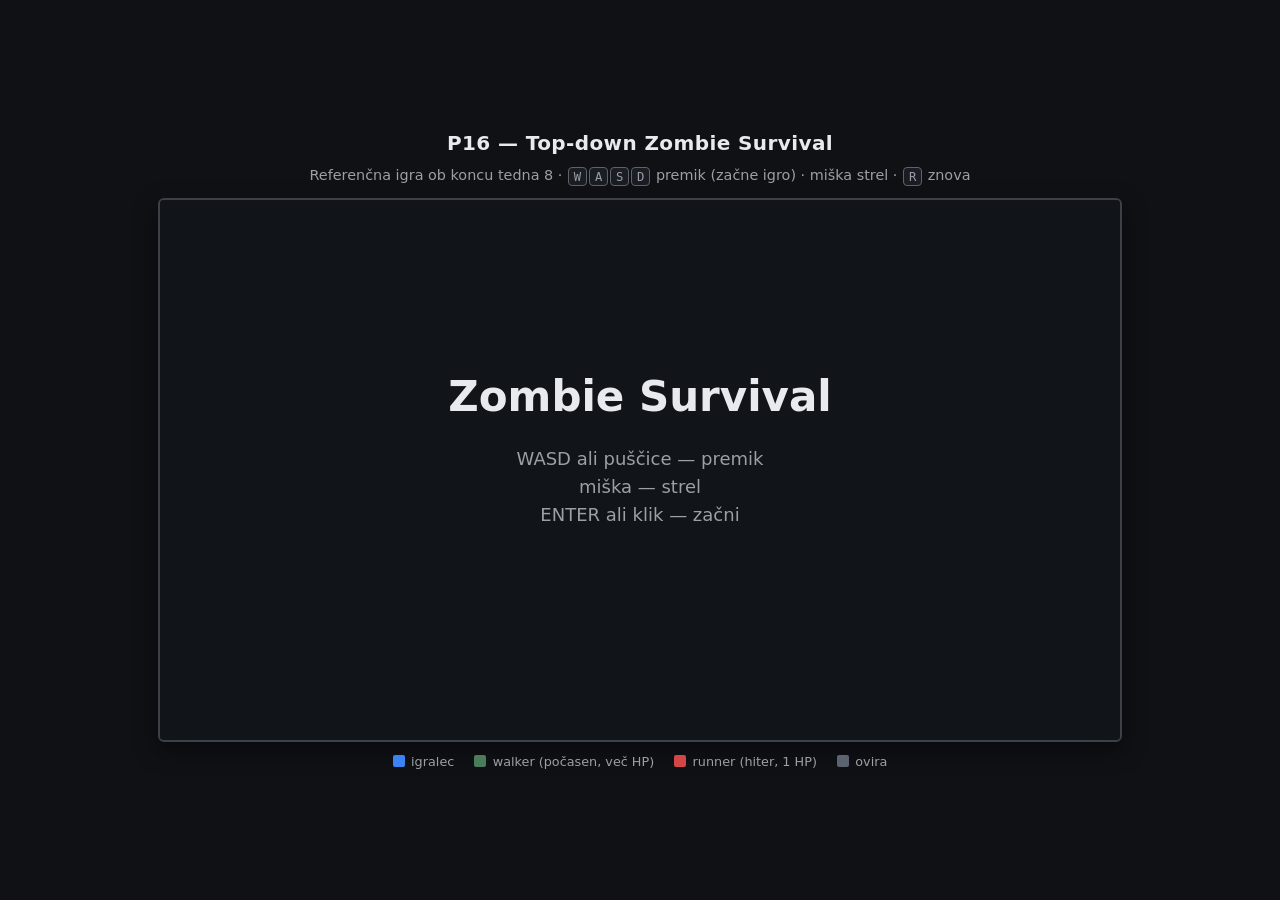
<file: demo/index.html>
<!DOCTYPE html>
<html lang="sl">
<head>
  <meta charset="UTF-8" />
  <meta name="viewport" content="width=device-width, initial-scale=1.0" />
  <title>P16 — Referenčna igra (Teden 8)</title>
  <link rel="stylesheet" href="style.css" />
</head>
<body>
  <main>
    <h1>P16 — Top-down Zombie Survival</h1>
    <p class="hint">
      Referenčna igra ob koncu tedna 8 ·
      <kbd>W</kbd><kbd>A</kbd><kbd>S</kbd><kbd>D</kbd> premik (začne igro) ·
      miška strel ·
      <kbd>R</kbd> znova
    </p>
    <canvas id="game" width="960" height="540" aria-label="Igralno polje"></canvas>
    <ul class="legend" aria-label="Legenda">
      <li><span class="swatch player"></span> igralec</li>
      <li><span class="swatch walker"></span> walker (počasen, več HP)</li>
      <li><span class="swatch runner"></span> runner (hiter, 1 HP)</li>
      <li><span class="swatch wall"></span> ovira</li>
    </ul>
  </main>
  <script type="module" src="js/game.js"></script>
</body>
</html>
</file>
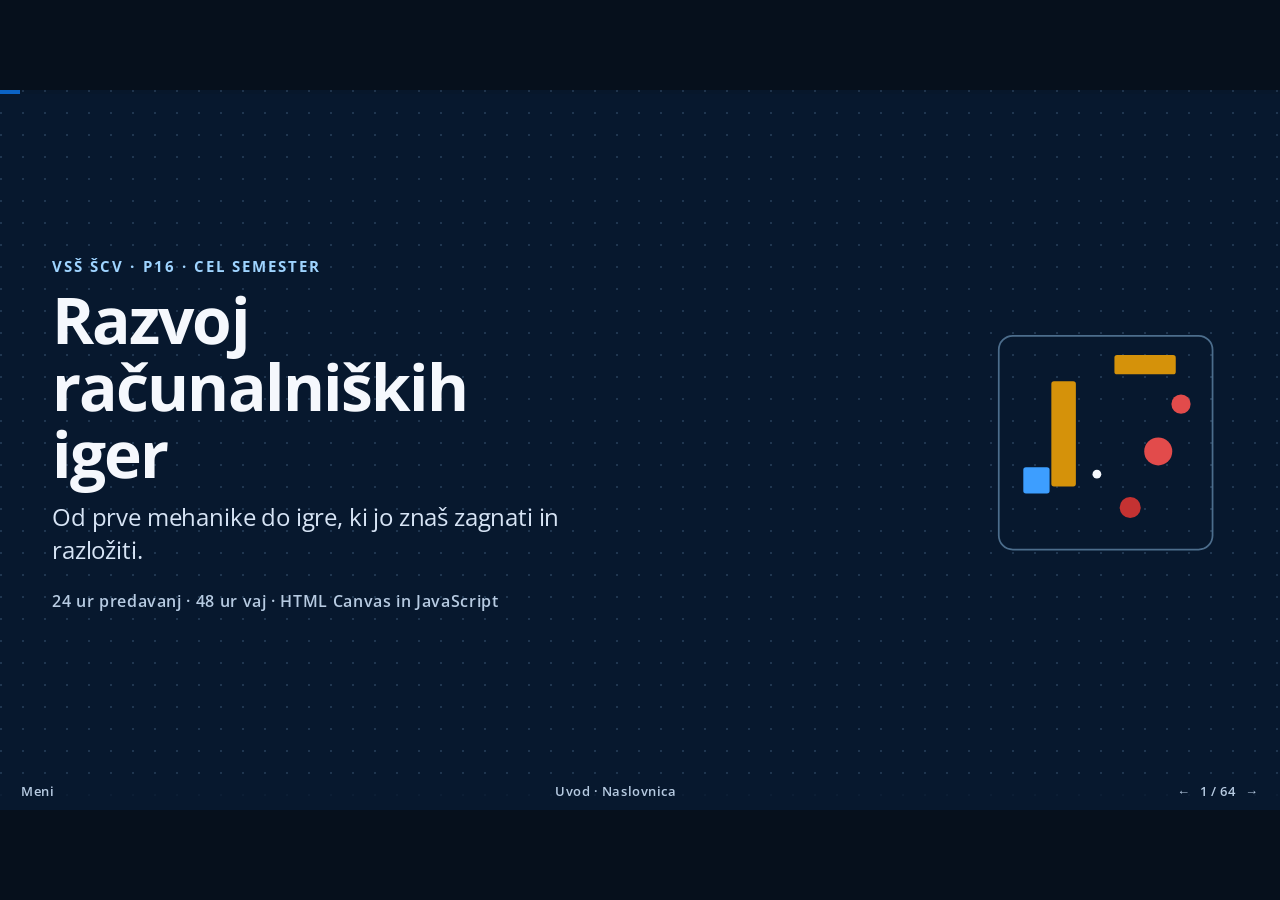
<file: slides/index.html>
<!DOCTYPE html>
<html lang="sl">
<head>
<meta charset="utf-8">
<meta name="viewport" content="width=device-width, initial-scale=1">
<title>P16 — Razvoj računalniških iger</title>
<style>
  @font-face {
    font-family: "Open Sans";
    font-style: normal;
    font-weight: 400;
    font-display: swap;
    src: url("fonts/OpenSans-Regular.ttf") format("truetype");
  }
  @font-face {
    font-family: "Open Sans";
    font-style: normal;
    font-weight: 600;
    font-display: swap;
    src: url("fonts/OpenSans-Semibold.ttf") format("truetype");
  }
  @font-face {
    font-family: "Open Sans";
    font-style: normal;
    font-weight: 700;
    font-display: swap;
    src: url("fonts/OpenSans-Bold.ttf") format("truetype");
  }
  :root {
    --paper: #f4f7fb;
    --paper-2: #e6eef8;
    --ink: #0e2240;
    --soft: #1c3558;
    --muted: #5a6e88;
    --line: #d2deee;
    --hot: #0b63c5;
    --hot-deep: #08498f;
    --moss: #0b63c5;
    --moss-2: #3b8ae0;
    --moss-soft: #e7f1fc;
    --sand: #e8f2fc;
    --dark: #07182e;
    --dark-2: #0c2748;
    --cream: #f5f8fd;
    --gold: #d5920a;
  }

  * { box-sizing: border-box; }
  html, body { margin: 0; height: 100%; }
  body {
    background: #06101c;
    color: var(--ink);
    font-family: "Open Sans", sans-serif;
    font-weight: 400;
    letter-spacing: -0.011em;
  }

  .viewport {
    height: 100dvh;
    display: grid;
    place-items: center;
  }

  .frame {
    width: min(100vw, calc(100dvh * 16 / 9));
    height: min(100dvh, calc(100vw * 9 / 16));
    position: relative;
    overflow: hidden;
    background: var(--paper);
    color: var(--ink);
  }

  .progress {
    position: absolute;
    top: 0; left: 0; right: 0;
    height: 4px;
    background: rgba(22, 19, 15, 0.08);
    z-index: 5;
  }
  .progress > span {
    display: block;
    height: 100%;
    background: var(--hot);
    width: 0%;
  }

  .slide {
    display: none;
    position: absolute;
    inset: 0;
    padding: 3rem 3.4rem 4rem;
    flex-direction: column;
    justify-content: center;
  }
  .slide.active { display: flex; }
  .slide.is-top { justify-content: flex-start; padding-top: 2.6rem; }

  .kicker {
    margin: 0 0 0.7rem;
    font-family: "Open Sans", sans-serif;
    font-size: 0.95rem;
    font-weight: 700;
    letter-spacing: 0.14em;
    text-transform: uppercase;
    color: var(--hot-deep);
  }
  .is-dark .kicker { color: #9fd4ff; }

  h1, h2, h3 { font-family: "Open Sans", sans-serif; font-weight: 700; letter-spacing: -0.03em; margin: 0; }
  h1 {
    font-size: 4.15rem;
    font-weight: 700;
    line-height: 1.05;
    letter-spacing: -0.03em;
  }
  h2 {
    font-size: 2.75rem;
    line-height: 1.15;
    font-weight: 700;
    max-width: 24ch;
  }
  h1.week-title { font-size: 3.55rem; }
  h2.wide { max-width: 28ch; }
  .lede {
    margin: 0.9rem 0 0;
    font-size: 1.55rem;
    line-height: 1.35;
    max-width: 40ch;
    color: var(--soft);
  }
  .is-dark .lede { color: #d7e4f5; }

  ul { margin: 1rem 0 0; padding: 0; list-style: none; }
  li {
    position: relative;
    padding-left: 1.15rem;
    margin: 0.42rem 0;
    font-size: 1.42rem;
    line-height: 1.35;
    color: var(--soft);
  }
  li::before {
    content: "";
    position: absolute;
    left: 0; top: 0.55em;
    width: 0.45rem; height: 0.45rem;
    background: var(--hot);
  }
  .is-dark li { color: #e4eef8; }
  strong { color: var(--ink); font-weight: 700; }
  .is-dark strong { color: white; }

  .meta {
    margin-top: 1.6rem;
    font-family: "Open Sans", sans-serif;
    font-size: 1.05rem;
    font-weight: 600;
    letter-spacing: 0.04em;
    color: var(--muted);
  }
  .is-dark .meta { color: #b7cbe2; }

  .is-dark {
    background:
      radial-gradient(circle at 1px 1px, rgba(159, 212, 255, 0.16) 1px, transparent 0) 0 0 / 22px 22px,
      var(--dark);
    color: var(--cream);
  }

  .split {
    display: grid;
    grid-template-columns: 1.15fr 0.85fr;
    gap: 2.2rem;
    align-items: center;
    width: 100%;
  }
  .split.even { grid-template-columns: 1fr 1fr; align-items: start; }

  .cards {
    display: grid;
    grid-template-columns: 1fr 1fr;
    gap: 0.75rem;
    margin-top: 1.15rem;
  }
  .card {
    background: white;
    border: 1px solid var(--line);
    padding: 0.9rem 1rem 0.85rem;
  }
  .card b {
    display: block;
    font-family: "Open Sans", sans-serif;
    font-size: 1.32rem;
    font-weight: 700;
    margin-bottom: 0.25rem;
  }
  .card span, .card p { margin: 0; color: var(--soft); font-size: 1.12rem; line-height: 1.35; }

  .formula {
    display: flex;
    gap: 0.55rem;
    align-items: center;
    flex-wrap: wrap;
    margin-top: 1.1rem;
  }
  .pill {
    background: var(--ink);
    color: var(--cream);
    padding: 0.45rem 0.75rem;
    font-family: "Open Sans", sans-serif;
    font-weight: 700;
    font-size: 1.35rem;
  }
  .arrow { color: var(--hot); font-size: 1.4rem; }

  pre.code {
    margin: 0.9rem 0 0;
    background: var(--dark);
    color: #f4f8ff;
    padding: 0.85rem 1rem;
    font-family: "SF Mono", ui-monospace, Menlo, monospace;
    font-size: 1.12rem;
    line-height: 1.45;
    overflow: auto;
  }
  pre.code .c { color: #9eb4cc; }

  .out {
    margin-top: 1rem;
    background: var(--moss-soft);
    border-left: 4px solid var(--moss);
    padding: 0.75rem 0.95rem;
  }
  .out b {
    display: block;
    font-family: "Open Sans", sans-serif;
    font-weight: 700;
    font-size: 0.85rem;
    letter-spacing: 0.14em;
    text-transform: uppercase;
    color: var(--moss);
    margin-bottom: 0.25rem;
  }
  .out p { margin: 0; font-size: 1.25rem; line-height: 1.35; }

  .q {
    margin: 0.9rem 0 0;
    font-family: "Open Sans", sans-serif;
    font-size: 1.7rem;
    line-height: 1.25;
    font-weight: 600;
  }

  .bar {
    display: flex;
    height: 4rem;
    margin-top: 1.2rem;
    color: white;
    font-family: "Open Sans", sans-serif;
    font-size: 1.05rem;
    letter-spacing: 0.04em;
  }
  .seg {
    display: grid;
    place-items: center;
    background: #08498f;
    border-right: 2px solid var(--paper);
    font-weight: 700;
  }
  .seg:nth-child(2) { background: #0b63c5; }
  .seg:nth-child(3) { background: #2b7ed4; }
  .seg:nth-child(4) { background: #5aa0e6; color: #07182e; }
  .seg.project {
    background: var(--gold);
    color: #07182e;
    flex: 6;
    font-size: 1.05rem;
  }
  .legend {
    display: grid;
    grid-template-columns: 1fr 1fr;
    gap: 0.35rem 1.5rem;
    margin-top: 0.9rem;
  }
  .legend div { font-size: 1.22rem; color: var(--soft); }
  .legend b { color: var(--ink); }

  .rows { margin-top: 0.8rem; display: flex; flex-direction: column; gap: 0.45rem; }
  .row {
    display: grid;
    grid-template-columns: 9.2rem 1fr auto;
    gap: 0.8rem;
    align-items: baseline;
    border-bottom: 1px solid var(--line);
    padding: 0.38rem 0;
    font-size: 1.22rem;
  }
  .row .tag {
    font-family: "Open Sans", sans-serif;
    font-weight: 700;
    font-size: 0.85rem;
    letter-spacing: 0.08em;
    text-transform: uppercase;
    color: var(--hot-deep);
  }
  .row .pct {
    font-family: "Open Sans", sans-serif;
    font-size: 1.55rem;
    font-weight: 700;
  }

  .timeline { margin-top: 0.7rem; display: flex; flex-direction: column; }
  .tl {
    display: grid;
    grid-template-columns: 8.2rem 1fr;
    gap: 1rem;
    padding: 0.55rem 0;
    border-top: 1px solid var(--line);
  }
  .tl:last-child { border-bottom: 1px solid var(--line); }
  .tl .when {
    font-family: "Open Sans", sans-serif;
    font-weight: 700;
    font-size: 1rem;
    color: var(--hot-deep);
    padding-top: 0.15rem;
  }
  .tl b { display: block; font-size: 1.22rem; }
  .tl span { color: var(--muted); font-size: 1.08rem; }

  .weekmap {
    width: 100%;
    border-collapse: collapse;
    margin-top: 0.7rem;
    font-size: 1.08rem;
  }
  .weekmap th {
    text-align: left;
    font-family: "Open Sans", sans-serif;
    font-size: 0.8rem;
    letter-spacing: 0.12em;
    text-transform: uppercase;
    color: var(--muted);
    font-weight: 600;
    padding: 0.25rem 0.45rem 0.4rem 0;
  }
  .weekmap td {
    padding: 0.32rem 0.45rem 0.32rem 0;
    border-top: 1px solid var(--line);
    vertical-align: middle;
  }
  .weekmap td:first-child {
    font-family: "Open Sans", sans-serif;
    font-weight: 700;
    color: var(--hot-deep);
    width: 2.2rem;
  }

  .steps {
    display: flex;
    gap: 0.4rem;
    flex-wrap: wrap;
    margin-top: 0.9rem;
  }
  .step {
    background: var(--sand);
    padding: 0.45rem 0.7rem;
    font-size: 1.15rem;
    font-weight: 600;
  }
  .step em { font-style: normal; color: var(--hot-deep); font-weight: 700; }

  .nums {
    display: grid;
    grid-template-columns: repeat(3, 1fr);
    gap: 0.8rem;
    margin-top: 1.2rem;
  }
  .num b {
    display: block;
    font-family: "Open Sans", sans-serif;
    font-size: 3.5rem;
    line-height: 1;
    font-weight: 600;
  }
  .num span { color: var(--soft); font-size: 1.2rem; }

  .contact {
    margin-top: 1rem;
    font-family: "Open Sans", sans-serif;
    font-size: 2.2rem;
    font-weight: 700;
  }
  .contact a { color: inherit; }

  .chips { display: flex; gap: 0.45rem; flex-wrap: wrap; margin-top: 1rem; }
  .chip {
    border: 1px solid var(--line);
    background: white;
    padding: 0.4rem 0.7rem;
    font-size: 1.12rem;
    font-weight: 600;
  }
  .is-dark .chip { background: transparent; border-color: #2d527c; color: var(--cream); }

  .hero {
    display: grid;
    grid-template-columns: 1fr auto;
    gap: 2rem;
    align-items: center;
    width: 100%;
  }
  .badge {
    width: 10.5rem;
    height: 10.5rem;
    border-radius: 2rem;
    display: grid;
    place-items: center;
    background: rgba(159, 212, 255, 0.08);
    border: 1px solid rgba(159, 212, 255, 0.28);
    color: #9fd4ff;
  }
  .badge svg { width: 5.6rem; height: 5.6rem; }
  .slide:not(.is-dark) .badge {
    background: var(--sand);
    border-color: #c5daf3;
    color: var(--hot);
  }
  .scene { width: 16rem; height: 16rem; }
  .ico { width: 1.7rem; height: 1.7rem; display: block; margin-bottom: 0.35rem; color: var(--hot); }
  .ico.light { color: #9fd4ff; }

  .duo {
    display: grid;
    grid-template-columns: 1fr 1fr;
    gap: 0.75rem;
    margin-top: 0.85rem;
    align-items: stretch;
  }
  .stack { display: flex; flex-direction: column; gap: 0.65rem; }
  .panel {
    background: white;
    border: 1px solid var(--line);
    padding: 0.75rem 0.9rem 0.8rem;
  }
  .panel.hot { border-top: 4px solid var(--hot); }
  .panel.warn { border-top: 4px solid var(--gold); }
  .panel b {
    display: block;
    font-size: 1.22rem;
    margin-bottom: 0.28rem;
  }
  .panel p {
    margin: 0;
    font-size: 1.12rem;
    line-height: 1.35;
    color: var(--soft);
  }
  .panel p + p { margin-top: 0.28rem; }
  .flow {
    display: grid;
    grid-template-columns: 1fr auto 1fr auto 1fr;
    gap: 0.45rem;
    align-items: stretch;
    margin-top: 0.85rem;
  }
  .flow .arr {
    display: grid;
    place-items: center;
    color: var(--hot);
    font-size: 1.7rem;
    font-weight: 700;
  }
  .fig {
    background: white;
    border: 1px solid var(--line);
    padding: 0.45rem;
    margin: 0;
  }
  .fig svg { width: 100%; height: auto; display: block; }
  .cap {
    margin: 0.4rem 0 0;
    font-size: 1.05rem;
    line-height: 1.3;
    color: var(--muted);
    font-weight: 600;
  }
  .ticks { display: flex; gap: 0.28rem; margin: 0.4rem 0 0.45rem; }
  .ticks span {
    width: 0.9rem;
    height: 0.9rem;
    background: #d5e2f0;
  }
  .ticks span.on { background: #e24b4b; }

  .notes {
    display: none;
    position: absolute;
    left: 1.2rem; right: 1.2rem; bottom: 2.7rem;
    background: #f7fbff;
    border-top: 3px solid var(--moss);
    padding: 0.55rem 0.8rem 0.65rem;
    font-size: 0.92rem;
    line-height: 1.35;
    color: var(--soft);
    z-index: 4;
    max-height: 28%;
    overflow: auto;
  }
  .notes::before {
    content: "Opomba";
    display: block;
    font-family: "Open Sans", sans-serif;
    font-weight: 700;
    font-size: 0.8rem;
    letter-spacing: 0.14em;
    text-transform: uppercase;
    color: var(--moss);
    margin-bottom: 0.15rem;
  }
  body.show-notes .slide.active .notes { display: block; }
  body.show-notes .slide.active { padding-bottom: 9.5rem; }

  .chrome {
    position: absolute;
    left: 0; right: 0; bottom: 0;
    height: 2.5rem;
    display: flex;
    align-items: center;
    justify-content: space-between;
    padding: 0 1rem;
    font-family: "Open Sans", sans-serif;
    font-weight: 600;
    font-size: 0.85rem;
    letter-spacing: 0.04em;
    color: var(--muted);
    z-index: 6;
    background: linear-gradient(transparent, rgba(244, 247, 251, 0.94) 30%);
  }
  .frame:has(.slide.active.is-dark) .chrome {
    color: #b7cbe2;
    background: linear-gradient(transparent, rgba(7, 24, 46, 0.8) 40%);
  }
  .chrome button {
    font: inherit;
    letter-spacing: inherit;
    color: inherit;
    background: transparent;
    border: 0;
    padding: 0.3rem 0.4rem;
    cursor: pointer;
  }
  .chrome button:hover { color: var(--ink); }
  .frame:has(.slide.active.is-dark) .chrome button:hover { color: white; }

  .overlay {
    display: none;
    position: absolute;
    inset: 0;
    background: #07182e;
    color: var(--cream);
    z-index: 8;
    padding: 2.2rem 2.4rem;
    overflow: auto;
  }
  .overlay.open { display: block; }
  .overlay h3 {
    font-family: "Open Sans", sans-serif;
    font-size: 2rem;
    margin-bottom: 0.8rem;
  }
  .menu-list, .overview-grid { display: flex; flex-direction: column; gap: 0.15rem; }
  .overview-grid {
    display: grid;
    grid-template-columns: repeat(4, 1fr);
    gap: 0.45rem;
  }
  .overlay button.item {
    text-align: left;
    background: transparent;
    color: var(--cream);
    border: 0;
    border-bottom: 1px solid #1d3d66;
    padding: 0.55rem 0.2rem;
    font: inherit;
    font-size: 1.05rem;
    cursor: pointer;
  }
  .overlay button.item:hover { color: #9fd4ff; }
  .overlay button.tile {
    text-align: left;
    background: #0c2748;
    color: #e4eef8;
    border: 1px solid #1d3d66;
    padding: 0.55rem 0.6rem;
    font: inherit;
    font-size: 0.78rem;
    line-height: 1.3;
    cursor: pointer;
    min-height: 4.2rem;
  }
  .overlay button.tile.on { outline: 2px solid var(--hot); }
  .overlay button.tile small {
    display: block;
    color: #9fd4ff;
    font-family: "Open Sans", sans-serif;
    font-weight: 700;
    letter-spacing: 0.08em;
    text-transform: uppercase;
    margin-bottom: 0.2rem;
  }
  .help {
    margin-top: 1rem;
    color: #b7cbe2;
    font-size: 0.85rem;
  }

  @media print {
    .viewport { display: block; height: auto; }
    .frame { width: 100%; height: auto; }
    .slide {
      display: flex !important;
      position: relative;
      height: 100vh;
      page-break-after: always;
      break-after: page;
    }
    .chrome, .overlay, .progress, .notes { display: none !important; }
  }
</style>
</head>
<body>
<svg xmlns="http://www.w3.org/2000/svg" style="display:none" aria-hidden="true">
  <symbol id="i-book" viewBox="0 0 24 24"><path fill="none" stroke="currentColor" stroke-width="1.7" d="M5 5.2A2.2 2.2 0 0 1 7.2 3H19v15.2H7.2A2.2 2.2 0 0 0 5 20.4V5.2z"/><path fill="none" stroke="currentColor" stroke-width="1.7" d="M5 5.2A2.2 2.2 0 0 1 7.2 3"/></symbol>
  <symbol id="i-move" viewBox="0 0 24 24"><path fill="none" stroke="currentColor" stroke-width="1.7" stroke-linecap="round" d="M12 3v18M3 12h18M8 7l4-4 4 4M8 17l4 4 4-4M7 8L3 12l4 4M17 8l4 4-4 4"/></symbol>
  <symbol id="i-loop" viewBox="0 0 24 24"><path fill="none" stroke="currentColor" stroke-width="1.7" stroke-linecap="round" d="M4 12a8 8 0 0 1 13.5-5.8L20 8"/><path fill="none" stroke="currentColor" stroke-width="1.7" stroke-linecap="round" d="M20 4v4h-4"/><path fill="none" stroke="currentColor" stroke-width="1.7" stroke-linecap="round" d="M20 12a8 8 0 0 1-13.5 5.8L4 16"/><path fill="none" stroke="currentColor" stroke-width="1.7" stroke-linecap="round" d="M4 20v-4h4"/></symbol>
  <symbol id="i-hit" viewBox="0 0 24 24"><rect x="3" y="4" width="9" height="9" fill="none" stroke="currentColor" stroke-width="1.7"/><rect x="10" y="11" width="11" height="9" fill="none" stroke="currentColor" stroke-width="1.7"/></symbol>
  <symbol id="i-aim" viewBox="0 0 24 24"><circle cx="12" cy="12" r="7" fill="none" stroke="currentColor" stroke-width="1.7"/><path fill="none" stroke="currentColor" stroke-width="1.7" stroke-linecap="round" d="M12 2v4M12 18v4M2 12h4M18 12h4"/></symbol>
  <symbol id="i-heart" viewBox="0 0 24 24"><path fill="none" stroke="currentColor" stroke-width="1.7" d="M12 19s-7-4.4-7-9a4 4 0 0 1 7-2 4 4 0 0 1 7 2c0 4.6-7 9-7 9z"/></symbol>
  <symbol id="i-wave" viewBox="0 0 24 24"><path fill="none" stroke="currentColor" stroke-width="1.7" stroke-linecap="round" d="M3 15c2 0 2-3 4-3s2 3 4 3 2-3 4-3 2 3 4 3"/><path fill="none" stroke="currentColor" stroke-width="1.7" stroke-linecap="round" d="M3 9c2 0 2-3 4-3s2 3 4 3 2-3 4-3 2 3 4 3"/></symbol>
  <symbol id="i-seek" viewBox="0 0 24 24"><circle cx="6" cy="17" r="2.2" fill="none" stroke="currentColor" stroke-width="1.7"/><circle cx="18" cy="6" r="2.2" fill="none" stroke="currentColor" stroke-width="1.7"/><path fill="none" stroke="currentColor" stroke-width="1.7" stroke-linecap="round" d="M8 15.5 16 8"/><path fill="none" stroke="currentColor" stroke-width="1.7" stroke-linecap="round" d="M13 7h5v5"/></symbol>
  <symbol id="i-flag" viewBox="0 0 24 24"><path fill="none" stroke="currentColor" stroke-width="1.7" stroke-linecap="round" d="M6 21V4"/><path fill="none" stroke="currentColor" stroke-width="1.7" d="M6 5h11l-2 4 2 4H6"/></symbol>
  <symbol id="i-cap" viewBox="0 0 24 24"><path fill="none" stroke="currentColor" stroke-width="1.7" d="M2 10 12 5l10 5-10 5L2 10z"/><path fill="none" stroke="currentColor" stroke-width="1.7" stroke-linecap="round" d="M6 12v4c2 2 10 2 12 0v-4"/></symbol>
  <symbol id="i-case" viewBox="0 0 24 24"><rect x="3" y="7" width="18" height="13" rx="1.5" fill="none" stroke="currentColor" stroke-width="1.7"/><path fill="none" stroke="currentColor" stroke-width="1.7" d="M8 7V5.5A1.5 1.5 0 0 1 9.5 4h5A1.5 1.5 0 0 1 16 5.5V7M3 12h18"/></symbol>
  <symbol id="i-mail" viewBox="0 0 24 24"><rect x="3" y="5" width="18" height="14" rx="1.5" fill="none" stroke="currentColor" stroke-width="1.7"/><path fill="none" stroke="currentColor" stroke-width="1.7" d="m4 7 8 6 8-6"/></symbol>
  <symbol id="i-code" viewBox="0 0 24 24"><path fill="none" stroke="currentColor" stroke-width="1.7" stroke-linecap="round" d="m8 8-4 4 4 4M16 8l4 4-4 4M13 6l-2 12"/></symbol>
  <symbol id="i-shield" viewBox="0 0 24 24"><path fill="none" stroke="currentColor" stroke-width="1.7" d="M12 3 5 6v6c0 4.5 3 7 7 9 4-2 7-4.5 7-9V6l-7-3z"/></symbol>
</svg>
<div class="viewport">
  <div class="frame" id="frame">
    <div class="progress" aria-hidden="true"><span id="bar"></span></div>

    <!-- UVOD -->
    <section class="slide is-dark" id="uvod" data-chapter="Uvod" data-title="Naslovnica">
      <div class="hero">
        <div>
          <p class="kicker">VSŠ ŠCV · P16 · cel semester</p>
          <h1>Razvoj<br>računalniških<br>iger</h1>
          <p class="lede">Od prve mehanike do igre, ki jo znaš zagnati in razložiti.</p>
          <p class="meta">24 ur predavanj · 48 ur vaj · HTML Canvas in JavaScript</p>
        </div>
        <svg class="scene" viewBox="0 0 280 280" aria-hidden="true">
          <rect x="18" y="18" width="244" height="244" rx="16" fill="none" stroke="#9fd4ff" stroke-width="2" opacity="0.45"/>
          <rect x="78" y="70" width="28" height="120" rx="3" fill="#d5920a"/>
          <rect x="150" y="40" width="70" height="22" rx="3" fill="#d5920a"/>
          <rect x="46" y="168" width="30" height="30" rx="3" fill="#3d9eff"/>
          <circle cx="130" cy="176" r="5" fill="#f5f8fd"/>
          <circle cx="200" cy="150" r="16" fill="#e24b4b"/>
          <circle cx="168" cy="214" r="12" fill="#c43232"/>
          <circle cx="226" cy="96" r="11" fill="#e24b4b"/>
        </svg>
      </div>
      <aside class="notes">Prvo srečanje gre od predstavitve, čez oceno, do zemljevida leta. Kasneje odpri meni (M) in skoči na teden. Opombe vklopiš s tipko N.</aside>
    </section>

    <!-- PREDAVATELJ -->
    <section class="slide" id="predavatelj" data-chapter="Predavatelj" data-title="Robi Pritržnik">
      <p class="kicker">Predavatelj · pritrznik.si</p>
      <div class="split">
        <div>
          <h2>Robi Pritržnik</h2>
          <p class="lede">Doktorski študent, inženir programske opreme, podjetnik in izobraževalec.</p>
          <p class="lede">Ustanovitelj in glavni izvršni direktor podjetja Steerscape. Povezujem raziskovanje, izobraževanje in praktičen razvoj programske opreme.</p>
        </div>
        <div class="badge" aria-hidden="true"><svg><use href="#i-cap"/></svg></div>
      </div>
      <aside class="notes">Besedilo je s pritrznik.si: PhD student, software engineer, entrepreneur and educator. Founder and CEO of Steerscape.</aside>
    </section>

    <section class="slide is-top" id="izobrazba" data-chapter="Predavatelj" data-title="Izobrazba">
      <p class="kicker">Izobrazba · pritrznik.si/education</p>
      <h2>Študij in potrdila</h2>
      <div class="timeline">
        <div class="tl"><div class="when">2012–2015</div><div><b>Diploma</b><span>Računalništvo in informacijske tehnologije, Univerza v Mariboru, FERI</span></div></div>
        <div class="tl"><div class="when">2023–2025</div><div><b>Magisterij</b><span>Računalništvo in spletne tehnologije, Univerza v Novem mestu, Fakulteta za informacijske študije</span></div></div>
        <div class="tl"><div class="when">2025–</div><div><b>Doktorski študij</b><span>Informacijske znanosti, področje računalništvo, Univerza v Novem mestu, Fakulteta za informacijske študije</span></div></div>
      </div>
      <div class="chips">
        <span class="chip">Pooblaščeni inštruktor za Unreal, Epic Games, 2025</span>
        <span class="chip">eMAPT, preizkuševalec vdora, INE Security, 2025</span>
        <span class="chip">Specialist za obvladovanje tveganj informacijske varnosti, ZFM, od 2017</span>
      </div>
      <aside class="notes">Nazivi so s strani education. Polje doktorskega študija je na strani navedeno kot Computer Science. Oznake TBD na slajd ne piši.</aside>
    </section>

    <section class="slide" id="vloga" data-chapter="Predavatelj" data-title="Akademsko delo">
      <p class="kicker">Akademsko delo · pritrznik.si/academic</p>
      <h2 class="wide">Kje predavam</h2>
      <div class="cards">
        <div class="card"><svg class="ico"><use href="#i-cap"/></svg><b>Asistent</b><span>Fakulteta za informacijske študije, Univerza v Novem mestu, od 2025.</span></div>
        <div class="card"><svg class="ico"><use href="#i-book"/></svg><b>Predavatelj</b><span>Višja strokovna šola Velenje, od 2023.</span></div>
        <div class="card"><svg class="ico"><use href="#i-aim"/></svg><b>Ta predmet</b><span>Uvod v razvoj računalniških iger, višješolski študijski program Računalništvo in informatika, VSŠ ŠCV, od 2025.</span></div>
        <div class="card"><svg class="ico"><use href="#i-code"/></svg><b>Še predavam</b><span>Strežniški sistemi in oblačne storitve na VSŠ ŠCV. Uvod v React na Coders Lab.</span></div>
      </div>
      <aside class="notes">Teaching Assistant na FIS in Lecturer na Higher Vocational College Velenje. Predmet Introduction to Game Development je na VSŠ ŠCV. Ostala predavanja s strani academic so skrajšana.</aside>
    </section>

    <section class="slide" id="storitve" data-chapter="Predavatelj" data-title="Storitve">
      <p class="kicker">Delo · pritrznik.si/work</p>
      <h2>Kaj delam poleg predavanj</h2>
      <div class="cards" style="grid-template-columns: 1fr 1fr 1fr">
        <div class="card"><svg class="ico"><use href="#i-code"/></svg><b>Razvoj programske opreme</b><span>Rešitve po meri za podjetja, od spletnih aplikacij do notranjih orodij.</span></div>
        <div class="card"><svg class="ico"><use href="#i-shield"/></svg><b>Kibernetska varnost</b><span>Ocene, presoje in svetovanje.</span></div>
        <div class="card"><svg class="ico"><use href="#i-book"/></svg><b>Izobraževanje in delavnice</b><span>Delavnice po meri za posameznike in organizacije.</span></div>
      </div>
      <aside class="notes">Tri storitve s strani work, prevedene dobesedno. Ne naštevaj strank.</aside>
    </section>

    <section class="slide is-top" id="pot" data-chapter="Predavatelj" data-title="Pot">
      <p class="kicker">Delovne izkušnje · pritrznik.si/work</p>
      <h2>Kje sem delal</h2>
      <div class="timeline">
        <div class="tl"><div class="when">2025–</div><div><b>Steerscape d.o.o., Ljubljana</b><span>Glavni izvršni direktor in ustanovitelj</span></div></div>
        <div class="tl"><div class="when">2019–2025</div><div><b>Foreach Labs d.o.o., Ljubljana</b><span>Glavni izvršni direktor in ustanovitelj</span></div></div>
        <div class="tl"><div class="when">2018–2019</div><div><b>BTC Phoenix d.o.o., Ljubljana</b><span>Tehnični direktor</span></div></div>
        <div class="tl"><div class="when">2017–2018</div><div><b>BTC d.d., Ljubljana</b><span>Vodja enote za razvoj aplikacijskih rešitev</span></div></div>
      </div>
      <aside class="notes">CEO and Founder je glavni izvršni direktor in ustanovitelj. CTO je tehnični direktor. Head of the Application Solutions Development Unit je vodja enote za razvoj aplikacijskih rešitev.</aside>
    </section>

    <section class="slide is-dark" id="stik" data-chapter="Predavatelj" data-title="Stik">
      <div class="hero">
        <div>
          <p class="kicker">Stik</p>
          <h2 class="wide" style="max-width:none">robi@pritrznik.si</h2>
          <p class="lede">pritrznik.si</p>
          <div class="chips">
            <span class="chip">linkedin.com/in/robipritrznik</span>
            <span class="chip">github.com/rpritr</span>
          </div>
          <p class="meta">Gradiva predmeta so v tem repozitoriju. Jezik vaj je slovenščina.</p>
        </div>
        <div class="badge" aria-hidden="true"><svg><use href="#i-mail"/></svg></div>
      </div>
      <aside class="notes">Povezave so s pritrznik.si. Za učilnico dodaj še kanal, ki ga dejansko uporabljaš.</aside>
    </section>

    <!-- OCENA -->
    <section class="slide" id="ocena" data-chapter="Ocena" data-title="Sestava ocene">
      <p class="kicker">Ocena · 100 %</p>
      <h2>Štirje zagovori in projekt</h2>
      <div class="bar" role="img" aria-label="Štirje zagovori po 10 odstotkov in projekt 60 odstotkov">
        <div class="seg" style="flex:1">1</div>
        <div class="seg" style="flex:1">2</div>
        <div class="seg" style="flex:1">3</div>
        <div class="seg" style="flex:1">4</div>
        <div class="seg project">Projekt 60 %</div>
      </div>
      <div class="legend">
        <div><b>4 × 10 %</b> ustni zagovor, vsak pokrije dve vaji</div>
        <div><b>60 %</b> lastna igra: od načrta do predstavitve</div>
      </div>
      <aside class="notes">To je sestava, ki jo poveš na prvem srečanju. V repozitoriju je projekt/OCENJEVANJE.md še okvir brez teh uteži — slajdi so merodajni za študente, dokler dokumenta ne uskladiš.</aside>
    </section>

    <section class="slide is-top" id="zagovori" data-chapter="Ocena" data-title="Štirje zagovori">
      <p class="kicker">Ocena · zagovori</p>
      <h2>Vsak par vaj, 10 %</h2>
      <div class="rows">
        <div class="row"><span class="tag">Zagovor 1</span><span>Vaji 1 in 2 — načrt igre, začetna igra, premik, repozitorij</span><span class="pct">10 %</span></div>
        <div class="row"><span class="tag">Zagovor 2</span><span>Vaji 3 in 4 — igralna zanka, čas, trki</span><span class="pct">10 %</span></div>
        <div class="row"><span class="tag">Zagovor 3</span><span>Vaji 5 in 6 — strel, zdravje, konec igre</span><span class="pct">10 %</span></div>
        <div class="row"><span class="tag">Zagovor 4</span><span>Vaji 7 in 8 — točke, valovi, sledenje, skupna osnova</span><span class="pct">10 %</span></div>
      </div>
      <p class="meta">Ritem: zagovor po tednu 2, 4, 6 in 8. Datume določi učilnica.</p>
      <aside class="notes">Zagovor je kratek in usten. Študent pokaže obe vaji v teku in razloži kodo. Zamuda tedna se da nadoknaditi, a par mora stati pred zagovorom.</aside>
    </section>

    <section class="slide" id="na-zagovoru" data-chapter="Ocena" data-title="Na zagovoru">
      <p class="kicker">Ocena · kako izgleda zagovor</p>
      <h2 class="wide">Pokažeš igro. Razložiš svojo kodo.</h2>
      <ul>
        <li>Oba tedenska izhoda tečeta v tvoji kopiji.</li>
        <li>Poveš, kje v kodi je mehanika tega para.</li>
        <li>Spremeniš eno številko ali pravilo v živo, če te vprašam.</li>
        <li>Predlog umetne inteligence, ki ga ne znaš spremeniti, na zagovoru ne zadošča.</li>
      </ul>
      <aside class="notes">Ne ocenjuj lepote kvadratkov. Ocenjuj razumevanje: vhod, zanka, trk, entiteta — glede na to, kateri par je na vrsti.</aside>
    </section>

    <section class="slide" id="projekt-ocena" data-chapter="Ocena" data-title="Projekt 60 %">
      <p class="kicker">Ocena · projekt</p>
      <h2>Lastna igra, 60 %</h2>
      <div class="cards">
        <div class="card"><b>Igrivost</b><span>Začetek, igra, konec, ponovni poskus. Pravila so jasna.</span></div>
        <div class="card"><svg class="ico"><use href="#i-loop"/></svg><b>Tehnika</b><span>Zanka, vhod, trki, entitete. Koda mora biti tvoja in razložljiva.</span></div>
        <div class="card"><svg class="ico"><use href="#i-book"/></svg><b>Zasnova</b><span>Načrt igre ustreza igri: vhod, pravilo, odziv.</span></div>
        <div class="card"><svg class="ico"><use href="#i-flag"/></svg><b>Slike, zvok, oddaja</b><span>Slika lika ali zvok z virom in licenco. Datoteka README in predstavitev, dolga 5 do 8 minut.</span></div>
      </div>
      <aside class="notes">Notranjih odstotkov znotraj 60 % ne razbijaj, razen če jih kasneje fiksiraš. Igrivost in razlaga kode odločata. Demo projekta je del teh 60 %, ni peti zagovor po 10 %.</aside>
    </section>

    <section class="slide" id="ai" data-chapter="Ocena" data-title="AI in ocena">
      <p class="kicker">Ocena · AI</p>
      <h2 class="wide">Umetna inteligenca predlaga. Avtor ostaneš ti.</h2>
      <div class="steps">
        <span class="step">ustvari</span>
        <span class="step">zaženi</span>
        <span class="step">razumi</span>
        <span class="step"><em>spremeni</em></span>
        <span class="step">preizkusi</span>
        <span class="step"><em>razloži</em></span>
      </div>
      <ul>
        <li>Dovoljeno je: osnutek funkcije, iskanje napake, ideja za mehaniko.</li>
        <li>Obvezno je: spremeniš vedenje in to znaš povedati.</li>
        <li>Ena zahteva, ki ustvari celotno igro, na zagovoru ne zadošča.</li>
      </ul>
      <aside class="notes">Polni cikel je v DIDAKTIKA-AI.md. Na zagovoru vprašaj eno konkretno: kaj si spremenil po AI predlogu?</aside>
    </section>

    <!-- PREDMET -->
    <section class="slide" id="predmet" data-chapter="Predmet" data-title="Okvir predmeta">
      <p class="kicker">Predmet</p>
      <h2 class="wide">Na koncu stoji delujoča igra.</h2>
      <div class="nums">
        <div class="num"><b>24 h</b><span>predavanj</span></div>
        <div class="num"><b>48 h</b><span>vaj</span></div>
        <div class="num"><b>1</b><span>igra, ki jo predstaviš</span></div>
      </div>
      <ul>
        <li>Tedni 1–8: skupna osnova, ena nova funkcija na teden.</li>
        <li>Nato lastni projekt. To je tista igra, ki šteje 60 %.</li>
      </ul>
      <aside class="notes">CPI katalog: 24 + 48. Ne obljubljaj Unreal/Unity — lanski sklad je zamenjan.</aside>
    </section>

    <section class="slide is-top" id="cilji" data-chapter="Predmet" data-title="Cilji">
      <p class="kicker">Predmet · cilji</p>
      <h2>Kaj znaš ob koncu</h2>
      <div class="rows">
        <div class="row"><span class="tag">01</span><span>Načrtovati mehanike in celotno igro</span><span></span></div>
        <div class="row"><span class="tag">02</span><span>Igralna zanka, vhod, trki, stanja, napredek</span><span></span></div>
        <div class="row"><span class="tag">03</span><span>Risati na platno Canvas, to je plast pod ogrodji</span><span></span></div>
        <div class="row"><span class="tag">04</span><span>Vključiti sliko lika ali zvok z navedbo licence</span><span></span></div>
        <div class="row"><span class="tag">05</span><span>Zgraditi in predstaviti igrivo igro</span><span></span></div>
      </div>
      <aside class="notes">To so kompetence 1–5 iz KURIKUL-MAPIRANJE.md, v jeziku študenta. Asseti (04) se pokažejo v projektu, v tednih 1–8 zadostujejo barvni kvadrati.</aside>
    </section>

    <section class="slide" id="semester" data-chapter="Predmet" data-title="Semester">
      <p class="kicker">Predmet · ritem</p>
      <h2>Osem tednov, nato tvoja igra</h2>
      <div class="cards">
        <div class="card"><svg class="ico"><use href="#i-flag"/></svg><b>Skupna osnova</b><span>Ista tehnična pot za vse. Preživetje s pogledom od zgoraj. Ena funkcija na teden.</span></div>
        <div class="card"><svg class="ico"><use href="#i-code"/></svg><b>Tvoja kopija</b><span>Od drugega tedna delaš v svojem repozitoriju. Predmetna začetna igra ostane nespremenjena.</span></div>
        <div class="card"><svg class="ico"><use href="#i-seek"/></svg><b>Mejnik</b><span>Osmi teden: igriva skupna igra. To je preizkus osnove, še ne končna oddaja.</span></div>
        <div class="card"><svg class="ico"><use href="#i-heart"/></svg><b>Projekt</b><span>Nova tema ali nova mehanika. Ozka in dokončana igra.</span></div>
      </div>
      <aside class="notes">Poudari: po tednu 8 glavni cilj ni več tednov polisha na isti zombie igri.</aside>
    </section>

    <section class="slide is-dark" id="igra" data-chapter="Predmet" data-title="Skupna igra">
      <p class="kicker">Skupna igra tednov 1–8</p>
      <div class="hero">
        <div>
      <h2 class="wide">Top-down Zombie Survival</h2>
      <p class="lede">Pogled od zgoraj. Igralec, ovire, streli, zdravje, valovi in sovražniki, ki te iščejo.</p>
      <div class="chips">
        <span class="chip">Alternativa: Dungeon Escape</span>
        <span class="chip">ista tehnika</span>
        <span class="chip">blažja zgodba</span>
      </div>
          <p class="meta">Izbira teme ne spremeni ocene. Spremeni načrt igre.</p>
        </div>
        <svg class="scene" viewBox="0 0 280 280" aria-hidden="true">
          <rect x="20" y="20" width="240" height="240" rx="8" fill="none" stroke="#9fd4ff" stroke-width="2" opacity=".4"/>
          <rect x="90" y="60" width="24" height="90" fill="#d5920a"/>
          <rect x="48" y="150" width="26" height="26" fill="#3d9eff"/>
          <circle cx="190" cy="80" r="14" fill="#e24b4b"/>
          <circle cx="210" cy="170" r="11" fill="#c43232"/>
        </svg>
      </div>
      <aside class="notes">Dungeon Escape: labirint, ključi, sovražniki. GDD predloga podpira obe. Referenčna igra je v demo/ ob koncu tedna 8, ni koda za teden 1.</aside>
    </section>

    <section class="slide" id="sklad" data-chapter="Predmet" data-title="Sklad">
      <p class="kicker">Predmet · sklad</p>
      <h2>Platno Canvas in JavaScript</h2>
      <div class="cards">
        <div class="card"><svg class="ico"><use href="#i-hit"/></svg><b>Platno</b><span>HTML5 Canvas 2D. Sam brišeš, premikaš in rišeš.</span></div>
        <div class="card"><svg class="ico"><use href="#i-code"/></svg><b>Jezik</b><span>JavaScript brez igralnega ogrodja. Module dodaš, ko jih potrebuješ.</span></div>
        <div class="card"><svg class="ico"><use href="#i-wave"/></svg><b>Mediji</b><span>V projektu slika PNG ali SVG in zvok.</span></div>
        <div class="card"><svg class="ico"><use href="#i-loop"/></svg><b>Ogrodja pozneje</b><span>Phaser in sorodna orodja pridejo, ko sam obvladaš zanko, vhod in trke.</span></div>
      </div>
      <aside class="notes">Če kdo prinese lansko Unreal ali Unity oddajo: na tem predmetu to ni sklad. Povej to mirno in zgodaj.</aside>
    </section>

    <section class="slide is-top" id="zemljevid" data-chapter="Predmet" data-title="Zemljevid leta">
      <p class="kicker">Teorija in vaje</p>
      <h2>Kaj se naučiš, kaj oddaš</h2>
      <table class="weekmap">
        <thead><tr><th></th><th>Teorija</th><th>Vaja</th><th>Zagovor</th></tr></thead>
        <tbody>
          <tr><td>1</td><td>Igra kot sistem, načrt igre</td><td>Začetna igra in osnutek načrta</td><td rowspan="2">1 · 10 %</td></tr>
          <tr><td>2</td><td>Premik, Git</td><td>Diagonala, README, potrditve</td></tr>
          <tr><td>3</td><td>Zanka, čas, stanja</td><td>Posodobitev in stanje</td><td rowspan="2">2 · 10 %</td></tr>
          <tr><td>4</td><td>Trk pravokotnikov</td><td>Ovira in entiteta</td></tr>
          <tr><td>5</td><td>Smer proti miški</td><td>Izstrelki</td><td rowspan="2">3 · 10 %</td></tr>
          <tr><td>6</td><td>Zdravje, premor škode</td><td>Konec igre, tipka R</td></tr>
          <tr><td>7</td><td>Točke, valovi, prikaz</td><td>Zanka preživetja</td><td rowspan="2">4 · 10 %</td></tr>
          <tr><td>8</td><td>Sledenje, dva tipa</td><td>Skupna osnova</td></tr>
          <tr><td>→</td><td>Zasnova celote</td><td>Lastna igra</td><td>60 %</td></tr>
        </tbody>
      </table>
      <aside class="notes">To je slajd, na katerega se vračaš. Študentom povej, naj si zemljevid shrani. Podrobnosti tedna so v tedni/NN/.</aside>
    </section>

    <!-- TEDEN 1 -->
    <section class="slide is-dark" id="teden-1" data-chapter="Teden 1" data-title="Uvod">
      <p class="kicker">Teden 1 · predavanje</p>
      <div class="hero"><div>
      <h1 class="week-title">Uvod, načrt igre<br>in priprava</h1>
      <p class="lede">Danes še ne pišemo celotne igre. Dogovorimo se, kaj gradimo, in zakaj je najprej potreben načrt.</p>
      <div class="chips"><span class="chip">Zagovor 1 zajema vaji 1 in 2</span></div>
      </div><div class="badge" aria-hidden="true"><svg><use href="#i-book"/></svg></div></div>
      <aside class="notes">Vprašanje v dvorano: kaj naredi igro igro, ne samo animacijo? Trajanje vsebine 45–60 min, ostanek je vaja.</aside>
    </section>

    <section class="slide" id="teden-1-sistem" data-chapter="Teden 1" data-title="Igra kot sistem">
      <p class="kicker">Teden 1 · teorija</p>
      <h2>Vhod, pravilo, odziv</h2>
      <p class="q">Igro tvorijo odločitve, pravila in odziv sistema.</p>
      <div class="formula">
        <span class="pill">mehanika</span>
        <span class="arrow">→</span>
        <span class="pill">pravilo</span>
        <span class="arrow">→</span>
        <span class="pill">odziv</span>
      </div>
      <ul>
        <li><strong>Premik:</strong> WASD → hitrost in rob platna → igralec se premakne.</li>
        <li>Isto formulo zapišeš v načrt igre za vsako mehaniko semestra.</li>
      </ul>
      <aside class="notes">Mini vaja v paru: ista formula za premik v starterju. AAA grafika in multiplayer ta semester niso fokus.</aside>
    </section>

    <section class="slide is-top" id="teden-1-zgled" data-chapter="Teden 1" data-title="Dva zgleda">
      <p class="kicker">Teden 1 · teorija</p>
      <h2>Ista formula, druga mehanika</h2>
      <div class="duo">
        <div class="panel hot">
          <svg class="ico" viewBox="0 0 24 24" aria-hidden="true"><use href="#i-move"/></svg>
          <b>Premik · današnja vaja</b>
          <p><strong>Vhod.</strong> Tipke W, A, S in D.</p>
          <p><strong>Pravilo.</strong> Hitrost in rob platna.</p>
          <p><strong>Odziv.</strong> Igralec se premakne.</p>
        </div>
        <div class="panel">
          <svg class="ico" viewBox="0 0 24 24" aria-hidden="true"><use href="#i-flag"/></svg>
          <b>Skok · samo zgled</b>
          <p><strong>Vhod.</strong> Tipka za presledek.</p>
          <p><strong>Pravilo.</strong> En skok, nato padec.</p>
          <p><strong>Odziv.</strong> Animacija in zvok.</p>
        </div>
      </div>
      <ul>
        <li>Vsaka mehanika v načrtu igre dobi tako vrstico. Danes jih zapišeš štiri ali pet, kodiraš pa eno na teden.</li>
        <li>Visoka grafika in igra po omrežju nista cilj semestra. Cilj so mehanike, ki jih znaš razložiti.</li>
      </ul>
      <aside class="notes">Skok je prenos formule, ne naloga. Študenti v paru zapišejo premik iz starterja. Poudari: mehanika, pravilo, odziv.</aside>
    </section>

    <section class="slide" id="teden-1-gdd" data-chapter="Teden 1" data-title="Načrt igre">
      <p class="kicker">Teden 1 · teorija</p>
      <h2>Načrt igre je kompas</h2>
      <div class="duo">
        <div class="panel warn">
          <b>Brez načrta</b>
          <p>Tri ure kode, ki se ne ujema z ostalim. Nato brisanje, semester pa se izteče.</p>
        </div>
        <div class="panel hot">
          <b>Z načrtom</b>
          <p>Najprej štiri ali pet mehanik. Nato po ena na teden. Načrt dopolnjuješ, ne pišeš romana.</p>
        </div>
      </div>
      <ul>
        <li>Danes: predstavitev v dveh ali treh povedih, tabela vhod–pravilo–odziv, poraz in zmaga.</li>
        <li>Tema je Top-down Zombie Survival ali Dungeon Escape.</li>
      </ul>
      <p class="meta">Predloga: docs/GDD-predloga.md</p>
      <aside class="notes">GDD ni roman. Brez načrta tri ure kode pogosto zbrišeš. Naj bo dovolj kratek, da ga v dveh minutah obnoviš.</aside>
    </section>

    <section class="slide" id="teden-1-vaja" data-chapter="Teden 1" data-title="Vaja 1">
      <p class="kicker">Teden 1 · vaja</p>
      <h2>Začetna igra in osnutek načrta</h2>
      <ul>
        <li>Zaženi mapo <strong>starter/</strong>: moder igralec, tipke WASD, zanka s časom.</li>
        <li>Preberi <strong>game.js</strong> toliko, da veš, kje je premik.</li>
        <li>Izpolni osnutek načrta igre: Zombie Survival ali Dungeon Escape.</li>
        <li>Umetna inteligenca sme predlagati mehanike. Razložiš jih z lastnimi besedami.</li>
      </ul>
      <div class="out"><b>Izhod</b><p>Delujoča začetna igra, osnutek načrta in kratek zapis, kaj si spremenil po predlogu.</p></div>
      <aside class="notes">Zagon: python3 -m http.server v starter/. Podrobnosti so v tedni/01/VAJA.md. Domače vprašanje: kje bi živel sovražnik (x, y, w, h)?</aside>
    </section>

    <!-- TEDEN 2 -->
    <section class="slide is-dark" id="teden-2" data-chapter="Teden 2" data-title="Premikanje">
      <p class="kicker">Teden 2 · predavanje</p>
      <div class="hero"><div>
      <h1 class="week-title">Premik in<br>repozitorij</h1>
      <p class="lede">Igralec se že premika. Danes naredimo premik predvidljiv, repozitorij pa berljiv.</p>
      <div class="chips"><span class="chip">Zagovor 1 · ta teden zaključi par</span></div>
      </div><div class="badge" aria-hidden="true"><svg><use href="#i-move"/></svg></div></div>
      <aside class="notes">Vprašanje: zakaj je diagonala brez normalizacije hitrejša? Odgovor: vektor (1,1) ima dolžino √2.</aside>
    </section>

    <section class="slide" id="teden-2-vhod" data-chapter="Teden 2" data-title="Vhod in hitrost">
      <p class="kicker">Teden 2 · teorija</p>
      <h2 class="wide">Stanje tipke, ne ponavljanje sistema</h2>
      <ul>
        <li>keydown in keyup samo zabeležita <strong>keys.w = true/false</strong>.</li>
        <li>Premik živi v funkciji <strong>update</strong>, v vsaki sličici.</li>
        <li>Diagonala: deli z dolžino vektorja, sicer je √2-krat hitrejša.</li>
      </ul>
      <pre class="code">player.x += dx * PLAYER_SPEED * dt</pre>
      <aside class="notes">Hitrost je v pikslih na sekundo, zato množimo z dt. Konstante na vrh datoteke. Puščice in Shift za sprint sta dober dokaz, da znaš spremeniti vedenje. Clamp na rob platna še ni trk z zidom — to je teden 4.</aside>
    </section>

    <section class="slide is-top" id="teden-2-diagonala" data-chapter="Teden 2" data-title="Diagonala">
      <p class="kicker">Teden 2 · teorija</p>
      <h2>Diagonala brez deljenja je prehitra</h2>
      <div class="split even">
        <figure class="fig">
          <svg viewBox="0 0 420 250" role="img" aria-label="Primerjava premika desno in po diagonali">
            <rect width="420" height="250" fill="#f4f7fb"/>
            <text x="28" y="42" fill="#0e2240" font-family="Open Sans, sans-serif" font-size="20" font-weight="700">samo desno</text>
            <line x1="28" y1="130" x2="150" y2="130" stroke="#0b63c5" stroke-width="7" stroke-linecap="round"/>
            <polygon points="164,130 146,118 146,142" fill="#0b63c5"/>
            <text x="28" y="178" fill="#5a6e88" font-family="Open Sans, sans-serif" font-size="18">dolžina 1</text>
            <line x1="210" y1="24" x2="210" y2="226" stroke="#d2deee" stroke-width="2"/>
            <text x="232" y="42" fill="#0e2240" font-family="Open Sans, sans-serif" font-size="20" font-weight="700">desno in gor</text>
            <line x1="232" y1="176" x2="340" y2="68" stroke="#d5920a" stroke-width="7" stroke-linecap="round"/>
            <polygon points="350,58 330,66 338,86" fill="#d5920a"/>
            <text x="232" y="214" fill="#5a6e88" font-family="Open Sans, sans-serif" font-size="18">dolžina √2 ≈ 1,41</text>
          </svg>
        </figure>
        <div class="stack">
          <div class="panel hot">
            <b>Popravek</b>
            <p>Vektor (1, 1) deliš z njegovo dolžino. Dobiš smer dolžine 1, hitrost pa ostane v slikovnih točkah na sekundo.</p>
          </div>
          <div class="panel">
            <b>Sovražnik je isti zapis</b>
            <p>Tudi sovražnik bo imel položaj, širino in višino. Danes ga še ne kodiraš. Veš le, kam v zanko sodi: za premik igralca.</p>
          </div>
        </div>
      </div>
      <aside class="notes">Na tabli drži W+D. hypot(1,1) je √2. Omejitev na rob platna še ni zid v svetu. Sovražnik: ista polja kot igralec, update za updatePlayer.</aside>
    </section>

    <section class="slide" id="teden-2-git" data-chapter="Teden 2" data-title="Repo">
      <p class="kicker">Teden 2 · teorija</p>
      <h2 class="wide">Lastna kopija in smiselne potrditve</h2>
      <ul>
        <li>Delaš v lastni kopiji repozitorija, ne v predmetni začetni igri.</li>
        <li>Sporočilo potrditve pove, kaj se je v igri spremenilo.</li>
        <li>V datoteki README zapišeš zagon in tipke.</li>
        <li>Datoteka .gitignore izloči odvečne datoteke. Veja je namenjena večjemu poskusu.</li>
      </ul>
      <aside class="notes">Repo higiena je del kompetence izgradnje. En commit z imenom final na koncu semestra na zagovoru boli.</aside>
    </section>

    <section class="slide" id="teden-2-vaja" data-chapter="Teden 2" data-title="Vaja 2">
      <p class="kicker">Teden 2 · vaja · zagovor 1</p>
      <h2>Čistejši premik</h2>
      <ul>
        <li>Normalizirana diagonala, hitrost v konstanti.</li>
        <li>Puščice ali pospešek s tipko Shift. Dodaš eno dodatno vedenje.</li>
        <li>Datoteka README in prve smiselne potrditve sprememb.</li>
      </ul>
      <div class="out"><b>Izhod · na zagovoru 1 skupaj s tednom 1</b><p>Izboljšan premik v tvoji kopiji, datoteka README in potrditve. Znaš razložiti vhod in hitrost.</p></div>
      <aside class="notes">Zagovor 1: GDD + ta premik. Vprašaj, zakaj listener ne premika igralca sam, in kaj naredi hypot.</aside>
    </section>

    <!-- TEDEN 3 -->
    <section class="slide is-dark" id="teden-3" data-chapter="Teden 3" data-title="Igralna zanka">
      <p class="kicker">Teden 3 · predavanje</p>
      <div class="hero"><div>
      <h1 class="week-title">Zanka,<br>čas, stanja</h1>
      <p class="lede">Na tej zanki stojijo trki, streli, valovi in lastna igra.</p>
      <div class="chips"><span class="chip">Zagovor 2 zajema še vajo 4</span></div>
      </div><div class="badge" aria-hidden="true"><svg><use href="#i-loop"/></svg></div></div>
      <aside class="notes">Vprašanje: pri 30 in pri 144 FPS mora biti igralec enako hiter. Kako? Odgovor je čas, ne število frejmov.</aside>
    </section>

    <section class="slide" id="teden-3-loop" data-chapter="Teden 3" data-title="Anatomija zanke">
      <p class="kicker">Teden 3 · teorija</p>
      <h2>Počisti, posodobi, nariši</h2>
      <pre class="code">requestAnimationFrame(loop)
dt = čas od prejšnje sličice
update(dt)   <span class="c">// pravila</span>
draw()        <span class="c">// platno</span></pre>
      <ul>
        <li>Brez čiščenja ostanejo sledi pravokotnikov.</li>
        <li>Premor preskoči update, draw še pokaže kader.</li>
      </ul>
      <aside class="notes">Naj strukturo naredijo eksplicitno: update(dt), draw(), morda state. Starter to že približno dela.</aside>
    </section>

    <section class="slide" id="teden-3-dt" data-chapter="Teden 3" data-title="Delta in stanja">
      <p class="kicker">Teden 3 · teorija</p>
      <h2>dt v sekundah, stanje igre</h2>
      <pre class="code">dt = (now - last) / 1000
dt = Math.min(dt, 0.05)</pre>
      <ul>
        <li>Premik je hitrost krat dt. Enaka hitrost pri različnem FPS.</li>
        <li>Zavihek v ozadju zna prinesti ogromen dt — zato zgornja meja.</li>
        <li>Skica stanj: MENU, PLAYING, GAME_OVER. Danes zadostuje spremenljivka.</li>
      </ul>
      <aside class="notes">Fiksni korak je veljaven, če je dokumentiran. AI naj razloži zanko vrstico po vrstico; študent preveri in popravi napake v razlagi.</aside>
    </section>

    <section class="slide is-top" id="teden-3-stanja" data-chapter="Teden 3" data-title="Stanja">
      <p class="kicker">Teden 3 · teorija</p>
      <h2>Igra ni ves čas v teku</h2>
      <div class="flow">
        <div class="panel"><b>Meni</b><p>Svet še miruje. Danes meni ni obvezen.</p></div>
        <div class="arr" aria-hidden="true">→</div>
        <div class="panel hot"><b>Igra</b><p>Tu teče posodobitev. To je stanje PLAYING.</p></div>
        <div class="arr" aria-hidden="true">→</div>
        <div class="panel warn"><b>Konec</b><p>Posodobitev se ustavi. Risanje še pokaže kader. Tipka R vrne v igro.</p></div>
      </div>
      <ul>
        <li>Če ni čiščenja, ostanejo sledi. Če ni posodobitve, se slika premika brez pravil. Če ni risanja, se stanje spreminja, igralec pa ne vidi ničesar.</li>
        <li>Konec igre in zdravje pridejo v šestem tednu. Danes zadošča spremenljivka in veja: če stanje ni PLAYING, posodobitev preskočiš.</li>
      </ul>
      <aside class="notes">Nariši MENU → PLAYING → GAME_OVER in povratno puščico R. Opcijsko PAUSED na P: isti vzorec, update se preskoči. Debug: ime stanja na platnu.</aside>
    </section>

    <section class="slide" id="teden-3-vaja" data-chapter="Teden 3" data-title="Vaja 3">
      <p class="kicker">Teden 3 · vaja</p>
      <h2>Zanka, ki jo znaš narisati</h2>
      <ul>
        <li>Update teče z delto ali z dokumentiranim fiksnim korakom.</li>
        <li>V kodi je stanje, tudi če je še samo PLAYING.</li>
        <li>Ustno razložiš čiščenje platna, posodobitev in risanje.</li>
      </ul>
      <div class="out"><b>Izhod</b><p>Urejena igralna zanka, spremenljivka stanja in zapis, ali uporabljaš čas med sličicami ali fiksni korak.</p></div>
      <aside class="notes">To je priprava na entitete. Naslednji teden trki sedijo v update, ne v draw.</aside>
    </section>

    <!-- TEDEN 4 -->
    <section class="slide is-dark" id="teden-4" data-chapter="Teden 4" data-title="Trki">
      <p class="kicker">Teden 4 · predavanje</p>
      <div class="hero"><div>
      <h1 class="week-title">Trki</h1>
      <p class="lede">Omejitev na rob platna še ni zid v svetu. Danes obravnavamo pravokotnike, ki zasedajo prostor.</p>
      <div class="chips"><span class="chip">Zagovor 2 · ta teden zaključi par</span></div>
      </div><div class="badge" aria-hidden="true"><svg><use href="#i-hit"/></svg></div></div>
      <aside class="notes">Vprašanje: ali sta kvadrata v trku, če se samo dotikata po robu? Formula uporablja stroge neenakosti — dotik po robu lahko ostane brez prekrivanja. Naj povejo, katero pravilo so izbrali.</aside>
    </section>

    <section class="slide" id="teden-4-aabb" data-chapter="Teden 4" data-title="AABB">
      <p class="kicker">Teden 4 · teorija</p>
      <h2>Zaznava in razrešitev</h2>
      <pre class="code">a.x &lt; b.x + b.w &amp;&amp; a.x + a.w &gt; b.x &amp;&amp;
a.y &lt; b.y + b.h &amp;&amp; a.y + a.h &gt; b.y</pre>
      <ul>
        <li><strong>Zaznava</strong> pove, da se pravokotnika prekrivata.</li>
        <li><strong>Razrešitev</strong> igralca potisne ven. Brez nje ostane v zidu.</li>
        <li>Na vaji: najprej os x, preveri, nato os y. Drsenje ob zidu je takrat boljše.</li>
      </ul>
      <aside class="notes">AABB: x, y, w, h kot v starterju, levi zgornji kot. Vse entitete so pravokotniki. Razrešitev je po oseh: najprej x, če zadene zid razveljavi x, nato y.</aside>
    </section>

    <section class="slide" id="teden-4-entiteta" data-chapter="Teden 4" data-title="Entiteta">
      <p class="kicker">Teden 4 · teorija</p>
      <h2>Sovražnik je podatek</h2>
      <pre class="code">enemy = { x, y, w, h }</pre>
      <ul>
        <li>Še brez hoje proti igralcu. To pride v tednu 8.</li>
        <li>Ista oblika kot igralec: lažje trki, lažje risanje.</li>
        <li>Test: igralec ne gre skozi oviro.</li>
      </ul>
      <aside class="notes">Naj narišejo oviro in dummy sovražnika. AI sledenja danes ne dodajaj — sicer se teden razleze.</aside>
    </section>

    <section class="slide is-top" id="teden-4-osi" data-chapter="Teden 4" data-title="Razrešitev po oseh">
      <p class="kicker">Teden 4 · teorija</p>
      <h2>Najprej vodoravno, nato navpično</h2>
      <div class="split even">
        <figure class="fig">
          <svg viewBox="0 0 420 240" role="img" aria-label="Igralec drsi ob oviri, ker se premik razreši po oseh">
            <rect width="420" height="240" fill="#f4f7fb"/>
            <rect x="28" y="70" width="118" height="78" rx="6" fill="#3d9eff"/>
            <text x="48" y="116" fill="#ffffff" font-family="Open Sans, sans-serif" font-size="20" font-weight="700">igralec</text>
            <rect x="268" y="28" width="120" height="184" rx="6" fill="#d5920a"/>
            <text x="298" y="128" fill="#07182e" font-family="Open Sans, sans-serif" font-size="20" font-weight="700">ovira</text>
            <line x1="154" y1="96" x2="236" y2="96" stroke="#0b63c5" stroke-width="6" stroke-linecap="round"/>
            <polygon points="248,96 230,84 230,108" fill="#0b63c5"/>
            <text x="154" y="78" fill="#0b63c5" font-family="Open Sans, sans-serif" font-size="18" font-weight="700">1 · x nazaj</text>
            <line x1="86" y1="156" x2="86" y2="206" stroke="#08498f" stroke-width="6" stroke-linecap="round"/>
            <polygon points="86,218 74,200 98,200" fill="#08498f"/>
            <text x="104" y="208" fill="#08498f" font-family="Open Sans, sans-serif" font-size="18" font-weight="700">2 · y ostane</text>
          </svg>
        </figure>
        <div class="stack">
          <div class="panel hot">
            <b>Zaznava ni dovolj</b>
            <p>Prekrivanje pove, da si v oviri. Brez razrešitve tam tudi ostaneš.</p>
          </div>
          <div class="panel">
            <b>Preizkus</b>
            <p>Zaleti se z vseh štirih strani in po diagonali v vogal. Merilo je, da igralec ne gre skozi.</p>
          </div>
        </div>
      </div>
      <aside class="notes">Na tabli en zid in igralec v desno. Najprej x, ob trku razveljavi samo x, nato y. Ovire so v walls[]. Rob platna lahko ostane omejitev. Ob trku za debug obarvaj oviro.</aside>
    </section>

    <section class="slide" id="teden-4-vaja" data-chapter="Teden 4" data-title="Vaja 4">
      <p class="kicker">Teden 4 · vaja · zagovor 2</p>
      <h2>Ovira in entiteta</h2>
      <ul>
        <li>Vsaj ena ovira, trk igralca, razrešitev po oseh.</li>
        <li>Sovražnik obstaja kot položaj in velikost.</li>
        <li>Ustno poveš razliko med zaznavo in razrešitvijo.</li>
      </ul>
      <div class="out"><b>Izhod · na zagovoru 2 skupaj s tednom 3</b><p>Igralec ne gre skozi oviro. Entiteta je v kodi. Znaš razložiti zanko in trk.</p></div>
      <aside class="notes">Zagovor 2: naj pokažejo dt in en trk. Vprašaj, kaj se zgodi na vogalu, če razveljavijo cel premik.</aside>
    </section>

    <!-- TEDEN 5 -->
    <section class="slide is-dark" id="teden-5" data-chapter="Teden 5" data-title="Streljanje">
      <p class="kicker">Teden 5 · predavanje</p>
      <div class="hero"><div>
      <h1 class="week-title">Strel<br>proti miški</h1>
      <p class="lede">Izstrelek gre proti točki na platnu. Sovražnik začne izgubljati življenje šele v tednu, ko štejemo točke.</p>
      <div class="chips"><span class="chip">Zagovor 3 zajema še vajo 6</span></div>
      </div><div class="badge" aria-hidden="true"><svg><use href="#i-aim"/></svg></div></div>
      <aside class="notes">Vprašanje: klik je v oknu ali na platnu? clientX je okno. Canvas ima getBoundingClientRect in lahko CSS skaliranje.</aside>
    </section>

    <section class="slide" id="teden-5-mis" data-chapter="Teden 5" data-title="Koordinate">
      <p class="kicker">Teden 5 · teorija</p>
      <h2>Iz okna na platno</h2>
      <pre class="code">rect = canvas.getBoundingClientRect()
mouse.x = (e.clientX - rect.left) * (canvas.width / rect.width)
mouse.y = (e.clientY - rect.top) * (canvas.height / rect.height)</pre>
      <p class="lede">Če je platno na zaslonu povečano, je treba koordinato miške preračunati. Sicer strel zgreši.</p>
      <aside class="notes">Drži miško v mousemove. Hold-to-fire je opcijski. Nariši na tabli okno, ki je večje od canvas.width.</aside>
    </section>

    <section class="slide" id="teden-5-vektor" data-chapter="Teden 5" data-title="Vektor">
      <p class="kicker">Teden 5 · teorija</p>
      <h2>Smer je enotski vektor</h2>
      <pre class="code">vx = mouse.x - centerX
vy = mouse.y - centerY
len = hypot(vx, vy)
vx /= len; vy /= len</pre>
      <ul>
        <li>Projektil se rodi pri igralcu, hitrost je konstanta krat dt.</li>
        <li>Ko zapusti platno, ga odstraniš. Premor med streli je dobrodošel.</li>
      </ul>
      <aside class="notes">len === 0: ne deli z nič. Isti vzorec vektorja pride nazaj pri seek v tednu 8 — povej to, da vidijo nit.</aside>
    </section>

    <section class="slide is-top" id="teden-5-krogle" data-chapter="Teden 5" data-title="Življenje krogle">
      <p class="kicker">Teden 5 · teorija</p>
      <h2>Krogla je zapis na seznamu</h2>
      <div class="flow">
        <div class="panel hot"><b>Rojstvo</b><p>Ob kliku nastane pri središču igralca. Shraniš levi zgornji kot, širino, višino in smer.</p></div>
        <div class="arr" aria-hidden="true">→</div>
        <div class="panel"><b>Let</b><p>Vsaka sličica: položaj plus enotski vektor krat hitrost krat dt.</p></div>
        <div class="arr" aria-hidden="true">→</div>
        <div class="panel warn"><b>Konec</b><p>Ko zapusti platno, jo odstraniš od zadnjega zapisa proti prvemu, da ostali ostanejo na pravem mestu.</p></div>
      </div>
      <ul>
        <li>Če je miška v središču igralca, je dolžina nič. Takrat ne deliš.</li>
        <li>Premor med streli, na primer četrt sekunde, prepreči stotine krogel, če tipko držiš. Ob stiku z oviro krogla lahko izgine; za vajo zadošča rob platna.</li>
      </ul>
      <aside class="notes">bullets[] = {x,y,w,h,vx,vy}. splice od konca. shotTimer odštevaj z dt. Krogla–zid je ista aabb, ni pa pogoj tedna. Škoda sovražniku je teden 7.</aside>
    </section>

    <section class="slide" id="teden-5-vaja" data-chapter="Teden 5" data-title="Vaja 5">
      <p class="kicker">Teden 5 · vaja</p>
      <h2>Krogle, ki letijo</h2>
      <ul>
        <li>Klik ali držanje izstreli v smeri miške.</li>
        <li>Projektili se premikajo in izginejo ob robu.</li>
        <li>Po želji dodaš premor med streli.</li>
      </ul>
      <div class="out"><b>Izhod</b><p>Igrivo streljanje. Smer znaš izračunati iz miške in središča igralca.</p></div>
      <aside class="notes">Škoda sovražniku še ni pogoj. Če kdo to doda, naj ne podre priprave na teden 6.</aside>
    </section>

    <!-- TEDEN 6 -->
    <section class="slide is-dark" id="teden-6" data-chapter="Teden 6" data-title="Zdravje">
      <p class="kicker">Teden 6 · predavanje</p>
      <div class="hero"><div>
      <h1 class="week-title">Zdravje<br>in konec igre</h1>
      <p class="lede">Sklenemo zanko poraza. Valovi in zmaga pridejo naslednji teden.</p>
      <div class="chips"><span class="chip">Zagovor 3 · ta teden zaključi par</span></div>
      </div><div class="badge" aria-hidden="true"><svg><use href="#i-heart"/></svg></div></div>
      <aside class="notes">Vprašanje: sovražnik se prekriva eno sekundo pri 60 FPS. Kolikokrat pade HP, če vsak frejm odšteješ 1? Okoli 60. Zato hurt cooldown.</aside>
    </section>

    <section class="slide" id="teden-6-hp" data-chapter="Teden 6" data-title="HP in pavza">
      <p class="kicker">Teden 6 · teorija</p>
      <h2>Škoda ima premor</h2>
      <pre class="code">hp, maxHp, hurtTimer
if (overlap &amp;&amp; hurtTimer &lt;= 0) {
  hp -= 1
  hurtTimer = HURT_COOLDOWN
}</pre>
      <ul>
        <li>Dokler teče premor škode, je igralec drugačne barve.</li>
        <li>Številke v kodi so iste kot v načrtu igre.</li>
      </ul>
      <aside class="notes">Nevarnost je lahko dummy sovražnik ali rdeča cona. HUD palica lahko počaka na teden 7; fillText zadostuje.</aside>
    </section>

    <section class="slide" id="teden-6-stanje" data-chapter="Teden 6" data-title="Game over">
      <p class="kicker">Teden 6 · teorija</p>
      <h2>Stanje GAME_OVER in tipka R</h2>
      <ul>
        <li>Ko je hp 0, preklop v GAME_OVER. Update igre se ustavi.</li>
        <li>Draw še napiše, da je konec.</li>
        <li>R ponastavi položaj, hp, entitete, stanje na PLAYING.</li>
      </ul>
      <aside class="notes">Restart mora pobrisati tudi krogle in ponastaviti sovražnika, sicer je druga igra drugačna od prve. To je dober zagovorni vpogled.</aside>
    </section>

    <section class="slide is-top" id="teden-6-past" data-chapter="Teden 6" data-title="Past sličic">
      <p class="kicker">Teden 6 · teorija</p>
      <h2>Ena sekunda stika ni ena škoda</h2>
      <div class="duo">
        <div class="panel warn">
          <b>Brez premora</b>
          <div class="ticks" aria-hidden="true"><span class="on"></span><span class="on"></span><span class="on"></span><span class="on"></span><span class="on"></span><span class="on"></span><span class="on"></span><span class="on"></span></div>
          <p>Trk se ponovi v vsaki sličici. Pri šestdesetih sličicah na sekundo pade približno šestdeset točk zdravja.</p>
        </div>
        <div class="panel hot">
          <b>S premorom</b>
          <div class="ticks" aria-hidden="true"><span class="on"></span><span></span><span></span><span></span><span></span><span></span><span></span><span></span></div>
          <p>Prva sličica odšteje zdravje. Naslednjih približno 0,8 sekunde nove škode ni, igralec pa je drugačne barve.</p>
        </div>
      </div>
      <ul>
        <li>Premor vsako sličico zmanjšaš za dt. Nevarnost je lahko mirujoči sovražnik ali rdeče polje. Sledenje še ni potrebno.</li>
        <li>Tipka R ni osvežitev brskalnika. Na enem mestu ponastaviš položaj, zdravje, izstrelke, časovnike in stanje PLAYING.</li>
      </ul>
      <aside class="notes">Če hurtTimer ne odštevaš z dt, premor traja v sličicah in je odvisen od FPS. resetGame() naj bo ena funkcija. Score in val na nič pridejo v tednu 7, a mesto za reset pripravi že zdaj.</aside>
    </section>

    <section class="slide" id="teden-6-vaja" data-chapter="Teden 6" data-title="Vaja 6">
      <p class="kicker">Teden 6 · vaja · zagovor 3</p>
      <h2>Poraz in nov začetek</h2>
      <ul>
        <li>Stik zmanjša zdravje. Premor prepreči škodo v vsaki sličici.</li>
        <li>Konec igre je besedilo na platnu.</li>
        <li>R začne znova.</li>
      </ul>
      <div class="out"><b>Izhod · na zagovoru 3 skupaj s tednom 5</b><p>Streljanje in zanka poraza. Znaš razložiti vektor in zakaj škoda ne pride v vsaki sličici.</p></div>
      <aside class="notes">Zagovor 3: naj izstrelijo in naj se pustijo zadeti. Vprašaj, kaj se zgodi, če hurtTimer ne odštevaš z dt.</aside>
    </section>

    <!-- TEDEN 7 -->
    <section class="slide is-dark" id="teden-7" data-chapter="Teden 7" data-title="Valovi">
      <p class="kicker">Teden 7 · predavanje</p>
      <div class="hero"><div>
      <h1 class="week-title">Točke,<br>valovi, prikaz</h1>
      <p class="lede">Samo hoja še ni preživetje. Napredek je del mehanike.</p>
      <div class="chips"><span class="chip">Zagovor 4 zajema še vajo 8</span></div>
      </div><div class="badge" aria-hidden="true"><svg><use href="#i-wave"/></svg></div></div>
      <aside class="notes">Val 2 se začne, ko je arena prazna: enemies.length === 0, nato spawnWave(wave + 1). Več sovražnikov, ista logika.</aside>
    </section>

    <section class="slide" id="teden-7-score" data-chapter="Teden 7" data-title="Score in valovi">
      <p class="kicker">Teden 7 · teorija</p>
      <h2>Ubit sovražnik prinese točke</h2>
      <ul>
        <li>Ko se izstrelek in sovražnik prekrijeta, izstrelek izgine. Sovražnika odstraniš, ko zdravje pade na nič, in prišteješ točke.</li>
        <li>Nadomestni sovražnik iz četrtega tedna postane uničljiv.</li>
        <li>Pri valu zapišeš njegovo številko in število sovražnikov, ki še živijo.</li>
        <li>Naslednji val se začne, ko sovražnikov ni več. Število naraste, funkcija pa ostane ista.</li>
      </ul>
      <aside class="notes">Če je sovražnik samo eden in stoji, naj po smrti pride naslednji — že mini val. Težavnost naj raste počasi, da igra ostane igriva.</aside>
    </section>

    <section class="slide" id="teden-7-hud" data-chapter="Teden 7" data-title="Prikaz stanja">
      <p class="kicker">Teden 7 · teorija</p>
      <h2>Prikaz pove, kje si</h2>
      <div class="chips">
        <span class="chip">HP</span>
        <span class="chip">score</span>
        <span class="chip">val</span>
      </div>
      <ul>
        <li>Odziv je del mehanike, ne okras na koncu.</li>
        <li>V načrtu igre dopolni napredek: kdaj postane težje in kdaj se krog konča.</li>
      </ul>
      <aside class="notes">Po tem tednu obstaja osnovna survival zanka. Teden 8 doda iskanje igralca in dva tipa. Lastna igra je šele za tem.</aside>
    </section>

    <section class="slide is-top" id="teden-7-krog" data-chapter="Teden 7" data-title="Krog vala">
      <p class="kicker">Teden 7 · teorija</p>
      <h2>Naslednji val je ista funkcija</h2>
      <div class="flow">
        <div class="panel hot"><b>Val</b><p>Sovražniki se pojavijo na robu. Točko preskočiš, če leži v oviri ali preblizu igralca.</p></div>
        <div class="arr" aria-hidden="true">→</div>
        <div class="panel"><b>Zadetek</b><p>Krogla in sovražnik se prekrivata. Krogla izgine. Ko zdravje pade na nič, sovražnika odstraniš in prišteješ točke.</p></div>
        <div class="arr" aria-hidden="true">→</div>
        <div class="panel warn"><b>Prazno platno</b><p>Ko sovražnikov ni več in igra teče, pokličeš isto funkcijo z višjo številko vala.</p></div>
      </div>
      <ul>
        <li>Težavnost ta teden raste s številom, ne z novo logiko. Sovražniki smejo še stati. Sledenje pride v osmem tednu.</li>
        <li>Prikaz stanja naj bo zgoraj, v kontrastu in stran od igralca: zdravje, točke in val. Ob koncu igre pokaži končne točke. V načrtu dopolni, kdaj postane težje.</li>
      </ul>
      <aside class="notes">Referenca: walkerjev 2 + wave. Spawn na fiksnih točkah roba. HUD je canvas fillText, ne knjižnica. Endless ali preživi val N — oboje zapišejo v GDD. Lose že imajo.</aside>
    </section>

    <section class="slide" id="teden-7-vaja" data-chapter="Teden 7" data-title="Vaja 7">
      <p class="kicker">Teden 7 · vaja</p>
      <h2>Zanka preživetja</h2>
      <ul>
        <li>Točke ob uničenju.</li>
        <li>Vsaj dva vala.</li>
        <li>Na platnu se vidijo točke, val in zdravje.</li>
      </ul>
      <div class="out"><b>Izhod</b><p>Osnovna zanka preživetja in dopolnjen napredek v načrtu igre.</p></div>
      <aside class="notes">Preveri, da val res napreduje in da HUD ne laže (HP se ujema s podatkom).</aside>
    </section>

    <!-- TEDEN 8 -->
    <section class="slide is-dark" id="teden-8" data-chapter="Teden 8" data-title="Sledenje">
      <p class="kicker">Teden 8 · predavanje</p>
      <div class="hero"><div>
      <h1 class="week-title">Sovražnik<br>te išče</h1>
      <p class="lede">Skupna osnova se danes zaključi. Naslednji korak je tvoja igra.</p>
      <div class="chips"><span class="chip">Zagovor 4 · ta teden zaključi par</span></div>
      </div><div class="badge" aria-hidden="true"><svg><use href="#i-seek"/></svg></div></div>
      <aside class="notes">Kje smo: loop, vhod, ovire, strel, HP, score, valovi. Manjka občutek, da sovražnik hoče do tebe. Vprašanje: razlika med seek in pathfinding.</aside>
    </section>

    <section class="slide" id="teden-8-seek" data-chapter="Teden 8" data-title="Vektor sledenja">
      <p class="kicker">Teden 8 · teorija</p>
      <h2 class="wide">Sledenje je vektor, ne knjižnica</h2>
      <pre class="code">dx = playerCenterX - enemyCenterX
dy = playerCenterY - enemyCenterY
len = hypot(dx, dy)
moveWithWalls(enemy, (dx / len) * speed * dt, …)</pre>
      <ul>
        <li>Hitrost je omejena v slikovnih točkah na sekundo. Sovražnik ne skoči na igralca.</li>
        <li>Iskanje poti okoli zidov ta teden ni pogoj. Z isto razrešitvijo kot pri igralcu se sovražnik ob oviri ustavi. To zapišeš.</li>
      </ul>
      <aside class="notes">Isti vzorec kot krogla, cilj je igralec. len === 0: ne deli. Trk z ovirami je priporočljiv, če čas dopušča, z isto razrešitvijo kot pri igralcu.</aside>
    </section>

    <section class="slide" id="teden-8-tipa" data-chapter="Teden 8" data-title="Dva tipa">
      <p class="kicker">Teden 8 · teorija</p>
      <h2>Dva tipa, ena logika</h2>
      <div class="cards">
        <div class="card"><b>Walker</b><span>Počasnejši, več HP. Drži pritisk.</span></div>
        <div class="card"><b>Runner</b><span>Hitrejši, manj HP. Kaznuje mirovanje.</span></div>
      </div>
      <ul>
        <li>Razlikujeta se po podatkih: hitrost, zdravje in barva. Funkcija sledenja je ista.</li>
        <li>Referenčna miniigra je v mapi <strong>demo/</strong>.</li>
      </ul>
      <aside class="notes">Demo/ je cilj tednov 1–8, ne predloga za kopiranje v tednu 1. Milestone: igriva survival igra.</aside>
    </section>

    <section class="slide is-top" id="teden-8-razlika" data-chapter="Teden 8" data-title="Sledenje in pot">
      <p class="kicker">Teden 8 · teorija</p>
      <h2>Ravna črta, ne iskanje poti</h2>
      <div class="duo">
        <div class="panel hot">
          <svg class="ico" viewBox="0 0 24 24" aria-hidden="true"><use href="#i-seek"/></svg>
          <b>Sledenje · vaja</b>
          <p>Sovražnik gre po enotskem vektorju proti središču igralca, z omejeno hitrostjo. Ob oviri uporabi isto razrešitev kot igralec in se ustavi.</p>
        </div>
        <div class="panel warn">
          <svg class="ico" viewBox="0 0 24 24" aria-hidden="true"><use href="#i-loop"/></svg>
          <b>Iskanje poti · ni pogoj</b>
          <p>Obhod ovire bi zahteval iskanje poti. Tega ta teden ni treba. Če se sovražnik ustavi ob zidu, to zapišeš v datoteko README.</p>
        </div>
      </div>
      <ul>
        <li>Če je sovražnik že na igralcu, je dolžina nič in ne deliš.</li>
        <li>Pešec in tekač kličeta isto funkcijo. Polje vrste izbere hitrost, zdravje in barvo. Prvi val so lahko sami pešci, od drugega naprej tudi tekači.</li>
      </ul>
      <aside class="notes">Seek ≠ pathfinding. moveWithWalls, ne goli x +=. KINDS tabela, ne dve kopiji updateEnemy. GDD §6 naj se ujema s številkami. Skupna baza: hoja, strel, ovire, HP, R, točke, val, dva tipa.</aside>
    </section>

    <section class="slide" id="teden-8-vaja" data-chapter="Teden 8" data-title="Vaja 8">
      <p class="kicker">Teden 8 · vaja · zagovor 4</p>
      <h2>Skupna osnova je mejnik</h2>
      <ul>
        <li>Sovražniki sledijo igralcu.</li>
        <li>Vsaj dva tipa, ki se razlikujeta po hitrosti, zdravju ali barvi.</li>
        <li>V datoteki README piše, kako igro zaženeš in kako igraš.</li>
      </ul>
      <div class="out"><b>Izhod · na zagovoru 4 skupaj s tednom 7</b><p>Igriva igra preživetja. Znaš razložiti val in sledenje. Nato se začne projekt.</p></div>
      <aside class="notes">Zagovor 4: score, val, HUD, seek, dva tipa. Vprašaj, kaj je razlika med tipoma v podatkih, ne v dveh kopijah funkcije.</aside>
    </section>

    <!-- PROJEKT -->
    <section class="slide is-dark" id="projekt" data-chapter="Projekt" data-title="Lastna igra">
      <p class="kicker">Projekt · 60 %</p>
      <div class="hero"><div>
      <h1 class="week-title">Tvoja<br>igra</h1>
      <p class="lede">Skupna osnova pokaže, da obvladaš temelje. Projekt pokaže, da znaš načrtovati in dokončati celoto.</p>
      </div><div class="badge" aria-hidden="true"><svg><use href="#i-flag"/></svg></div></div>
      <aside class="notes">Odpri projekt/BRIEF.md. Glavni cilj ni sprite na nespremenjeni zombie igri.</aside>
    </section>

    <section class="slide" id="projekt-pot" data-chapter="Projekt" data-title="Dve poti">
      <p class="kicker">Projekt · izhodišče</p>
      <h2>Dve legitimni poti</h2>
      <div class="cards">
        <div class="card"><b>A — iz baze tedna 8</b><span>Nova tema ali jedrna mehanika. V README piše, kaj je novo. Loop, vhod, trki in entitete ostanejo vidni.</span></div>
        <div class="card"><b>B — nova Canvas igra</b><span>Platformer, puzzle, arena. Isti štirje stebri, igrivo, v istem skladu.</span></div>
      </div>
      <p class="meta">Boljša je ozka in dokončana igra kot dolg seznam funkcij.</p>
      <aside class="notes">Ni legitimno: tuj Phaser tutorial, prepis v Unreal, igra ki je ne znaš razložiti, samo barve na isti kodi.</aside>
    </section>

    <section class="slide is-top" id="projekt-obseg" data-chapter="Projekt" data-title="Obseg">
      <p class="kicker">Projekt · obseg</p>
      <h2>Kaj mora igra imeti</h2>
      <div class="rows">
        <div class="row"><span class="tag">Krog</span><span>Začetek, igra, konec in ponovni poskus</span><span></span></div>
        <div class="row"><span class="tag">Zanka</span><span>Posodobitev in risanje, čas med sličicami ali zapisan fiksni korak</span><span></span></div>
        <div class="row"><span class="tag">Vhod</span><span>Tipkovnica ali miška, ki ju znaš razložiti</span><span></span></div>
        <div class="row"><span class="tag">Trki</span><span>Pravokotniki, krogi ali ploščice, izbira mora biti premišljena</span><span></span></div>
        <div class="row"><span class="tag">Entitete</span><span>Igralec in vsaj še ena vrsta</span><span></span></div>
        <div class="row"><span class="tag">Mediji</span><span>Ena slika lika ali en zvok v mapi assets/, z virom in licenco</span><span></span></div>
      </div>
      <aside class="notes">Ni treba: multiplayer, 3D, fizikalni pogon, odprt svet. Če zmanjka časa, reži dodatne mehanike, ne vertical slice in ne razlage.</aside>
    </section>

    <section class="slide" id="projekt-mejniki" data-chapter="Projekt" data-title="Mejniki">
      <p class="kicker">Projekt · mejniki</p>
      <h2 class="wide">Načrt, vzorec, dodelava, predstavitev</h2>
      <div class="rows">
        <div class="row"><span class="tag">1 Načrt</span><span>Kratka predstavitev, 4 do 6 mehanik, zmaga in poraz, seznam tega, česar ne boš delal</span><span></span></div>
        <div class="row"><span class="tag">2 Vzorec</span><span>Najkrajši igriv krog. Sošolec igra minuto ali dve brez tvoje razlage.</span><span></span></div>
        <div class="row"><span class="tag">3 Dodelava</span><span>Mapa assets/, licenca, prikaz stanja in en ali dva občutka. Brez novih velikih mehanik.</span><span></span></div>
        <div class="row"><span class="tag">4 Predstavitev</span><span>README, načrt, usklajen z igro, zapis o umetni inteligenci in predstavitev</span><span></span></div>
      </div>
      <aside class="notes">Datumi mejnikov gredo v učilnico. Vrstni red je fiksen. Načrt je kratek in obvezen, da ustavi preširok obseg.</aside>
    </section>

    <section class="slide" id="projekt-demo" data-chapter="Projekt" data-title="Predstavitev in oddaja">
      <p class="kicker">Projekt · zagovor igre</p>
      <h2>Pet do osem minut</h2>
      <ul>
        <li>Pol minute: kaj igramo in kako se igra konča.</li>
        <li>Dve do štiri minute: igraš in pokažeš jedro.</li>
        <li>Minuta: odpreš posodobitev, trk ali entiteto in razložiš.</li>
        <li>Oddaja: igra, README, načrt igre in zapis o umetni inteligenci v obsegu pol strani.</li>
      </ul>
      <div class="out"><b>Na zagovoru projekta</b><p>Kako teče zanka in kaj pomeni čas med sličicami. Kako bereš vhod. Kako zaznaš trk. Kako živi entiteta.</p></div>
      <aside class="notes">Če igra dela in je črna skrinjica, ocena pade. Delo v paru samo, če ga dovoliš, z razdeljenim avtorstvom v README.</aside>
    </section>

    <section class="slide is-dark is-center" id="zakljucek" data-chapter="Zaključek" data-title="Prvi korak">
      <p class="kicker">Začetek</p>
      <h2 class="wide" style="max-width:20ch">Zaženi začetno igro. Napiši kratko predstavitev.</h2>
      <p class="lede">Naslednji zagovor zajema vaji 1 in 2. Do takrat pripravi načrt igre in premik, ki ga znaš razložiti.</p>
      <p class="meta">robi@pritrznik.si · pritrznik.si</p>
      <aside class="notes">Pustite čas za vprašanja. Pokaži zagon starterja v živo, če je prvo srečanje. Meni (M) za skok na teden.</aside>
    </section>

    <div class="chrome">
      <button type="button" id="menuBtn">Meni</button>
      <span id="chromeLabel">Uvod</span>
      <span>
        <button type="button" id="prevBtn" aria-label="Prejšnji">←</button>
        <span id="count">1 / 1</span>
        <button type="button" id="nextBtn" aria-label="Naslednji">→</button>
      </span>
    </div>

    <div class="overlay" id="menu" role="dialog" aria-label="Meni poglavij">
      <h3>Poglavja</h3>
      <div class="menu-list" id="menuList"></div>
      <p class="help">Tipke: ← → presledek · M meni · O pregled · N opombe · Home / End</p>
    </div>
    <div class="overlay" id="overview" role="dialog" aria-label="Pregled slajdov">
      <h3>Vsi slajdi</h3>
      <div class="overview-grid" id="overviewGrid"></div>
    </div>
  </div>
</div>
<script>
(function () {
  const slides = Array.from(document.querySelectorAll(".slide"));
  const bar = document.getElementById("bar");
  const label = document.getElementById("chromeLabel");
  const count = document.getElementById("count");
  const menu = document.getElementById("menu");
  const overview = document.getElementById("overview");
  let i = 0;

  const chapters = [];
  slides.forEach((slide, index) => {
    const name = slide.dataset.chapter;
    if (!chapters.length || chapters[chapters.length - 1].name !== name) {
      chapters.push({ name, index, id: slide.id });
    }
  });

  const menuList = document.getElementById("menuList");
  chapters.forEach((ch) => {
    const b = document.createElement("button");
    b.type = "button";
    b.className = "item";
    b.textContent = ch.name;
    b.addEventListener("click", () => { closeOverlays(); show(ch.index); });
    menuList.appendChild(b);
  });

  const grid = document.getElementById("overviewGrid");
  slides.forEach((slide, index) => {
    const b = document.createElement("button");
    b.type = "button";
    b.className = "tile";
    b.innerHTML = "<small>" + slide.dataset.chapter + "</small>" + slide.dataset.title;
    b.addEventListener("click", () => { closeOverlays(); show(index); });
    grid.appendChild(b);
  });

  function closeOverlays() {
    menu.classList.remove("open");
    overview.classList.remove("open");
  }

  function show(n) {
    i = Math.max(0, Math.min(slides.length - 1, n));
    slides.forEach((s, idx) => s.classList.toggle("active", idx === i));
    const slide = slides[i];
    label.textContent = slide.dataset.chapter + " · " + slide.dataset.title;
    count.textContent = (i + 1) + " / " + slides.length;
    bar.style.width = ((i + 1) / slides.length * 100) + "%";
    document.title = "P16 · " + slide.dataset.title;
    grid.querySelectorAll(".tile").forEach((t, idx) => t.classList.toggle("on", idx === i));
    if (slide.id) history.replaceState(null, "", "#" + slide.id);
  }

  function goHash() {
    const h = location.hash.replace("#", "");
    if (!h) return;
    const byId = slides.findIndex((s) => s.id === h);
    if (byId >= 0) { show(byId); return; }
    const n = parseInt(h, 10);
    if (n) show(n - 1);
  }

  document.getElementById("nextBtn").addEventListener("click", () => show(i + 1));
  document.getElementById("prevBtn").addEventListener("click", () => show(i - 1));
  document.getElementById("menuBtn").addEventListener("click", () => {
    overview.classList.remove("open");
    menu.classList.toggle("open");
  });

  document.addEventListener("keydown", (e) => {
    const tag = document.activeElement && document.activeElement.tagName;
    if (tag === "INPUT" || tag === "TEXTAREA") return;
    if (e.key === "Escape") { closeOverlays(); return; }
    if (e.key === "m" || e.key === "M") {
      overview.classList.remove("open");
      menu.classList.toggle("open");
      return;
    }
    if (e.key === "o" || e.key === "O") {
      menu.classList.remove("open");
      overview.classList.toggle("open");
      return;
    }
    if (e.key === "n" || e.key === "N") {
      document.body.classList.toggle("show-notes");
      return;
    }
    if (menu.classList.contains("open") || overview.classList.contains("open")) return;
    if (e.key === "ArrowRight" || e.key === "PageDown" || e.key === " ") { e.preventDefault(); show(i + 1); }
    else if (e.key === "ArrowLeft" || e.key === "PageUp" || e.key === "Backspace") { e.preventDefault(); show(i - 1); }
    else if (e.key === "Home") show(0);
    else if (e.key === "End") show(slides.length - 1);
  });

  const frame = document.getElementById("frame");
  function fit() {
    const scale = Math.min(frame.clientWidth / 1920, frame.clientHeight / 1080);
    document.documentElement.style.fontSize = (23 * Math.max(scale, 0.2)) + "px";
  }
  fit();
  window.addEventListener("resize", fit);
  frame.addEventListener("click", (e) => {
    if (e.target.closest("button, a, .overlay")) return;
    if (menu.classList.contains("open") || overview.classList.contains("open")) return;
    const rect = frame.getBoundingClientRect();
    const x = e.clientX - rect.left;
    show(x < rect.width * 0.28 ? i - 1 : i + 1);
  });

  let touchX = null;
  frame.addEventListener("touchstart", (e) => { touchX = e.changedTouches[0].clientX; }, { passive: true });
  frame.addEventListener("touchend", (e) => {
    if (touchX == null) return;
    const dx = e.changedTouches[0].clientX - touchX;
    if (Math.abs(dx) > 48) show(i + (dx < 0 ? 1 : -1));
    touchX = null;
  }, { passive: true });

  const startHash = location.hash.replace("#", "");
  let startIndex = 0;
  if (startHash) {
    const byId = slides.findIndex((s) => s.id === startHash);
    if (byId >= 0) startIndex = byId;
    else {
      const n = parseInt(startHash, 10);
      if (n) startIndex = Math.max(0, Math.min(slides.length - 1, n - 1));
    }
  }
  show(startIndex);
  window.addEventListener("hashchange", goHash);
})();
</script>
</body>
</html>
</file>
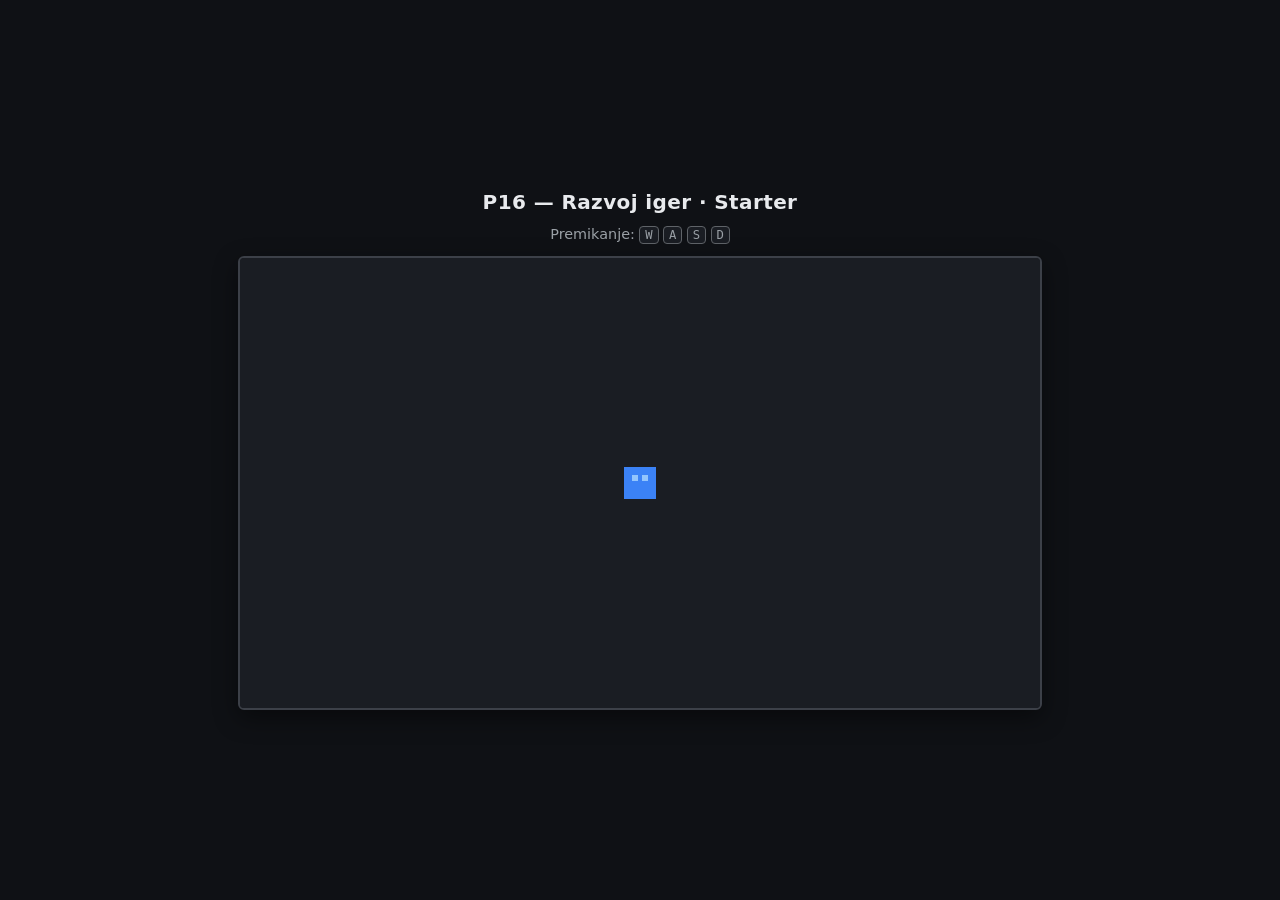
<file: starter/index.html>
<!DOCTYPE html>
<html lang="sl">
<head>
  <meta charset="UTF-8" />
  <meta name="viewport" content="width=device-width, initial-scale=1.0" />
  <title>P16 — Starter (Teden 1)</title>
  <link rel="stylesheet" href="style.css" />
</head>
<body>
  <main>
    <h1>P16 — Razvoj iger · Starter</h1>
    <p class="hint">Premikanje: <kbd>W</kbd> <kbd>A</kbd> <kbd>S</kbd> <kbd>D</kbd></p>
    <canvas id="game" width="800" height="450" aria-label="Igralno polje"></canvas>
  </main>
  <script src="game.js"></script>
</body>
</html>
</file>
<file: demo/style.css>
/* Isti vizualni jezik kot starter/ — temno ozadje, centriran canvas */

*,
*::before,
*::after {
  box-sizing: border-box;
}

body {
  margin: 0;
  min-height: 100vh;
  display: flex;
  align-items: center;
  justify-content: center;
  font-family: system-ui, -apple-system, Segoe UI, Roboto, sans-serif;
  background: #0f1115;
  color: #e8eaed;
}

main {
  display: flex;
  flex-direction: column;
  align-items: center;
  gap: 0.75rem;
  padding: 1rem;
}

h1 {
  margin: 0;
  font-size: 1.25rem;
  font-weight: 600;
  letter-spacing: 0.02em;
}

.hint {
  margin: 0;
  font-size: 0.9rem;
  color: #9aa0a6;
  text-align: center;
}

kbd {
  display: inline-block;
  padding: 0.1em 0.4em;
  margin: 0 0.08em;
  border: 1px solid #5f6368;
  border-radius: 4px;
  background: #1a1d23;
  font-size: 0.85em;
}

#game {
  display: block;
  background: #1a1d23;
  border: 2px solid #3c4048;
  border-radius: 6px;
  box-shadow: 0 8px 24px rgba(0, 0, 0, 0.45);
  image-rendering: pixelated;
  cursor: crosshair;
}

.legend {
  display: flex;
  flex-wrap: wrap;
  justify-content: center;
  gap: 0.85rem 1.25rem;
  margin: 0;
  padding: 0;
  list-style: none;
  font-size: 0.8rem;
  color: #9aa0a6;
}

.legend li {
  display: flex;
  align-items: center;
  gap: 0.4rem;
}

.swatch {
  width: 12px;
  height: 12px;
  border-radius: 2px;
  flex-shrink: 0;
}

.swatch.player {
  background: #3b82f6;
}

.swatch.walker {
  background: #4a7c59;
}

.swatch.runner {
  background: #d44545;
}

.swatch.wall {
  background: #5c6370;
}
</file>
<file: starter/style.css>
/* Osnovni izgled — temno ozadje, centriran canvas */

*,
*::before,
*::after {
  box-sizing: border-box;
}

body {
  margin: 0;
  min-height: 100vh;
  display: flex;
  align-items: center;
  justify-content: center;
  font-family: system-ui, -apple-system, Segoe UI, Roboto, sans-serif;
  background: #0f1115;
  color: #e8eaed;
}

main {
  display: flex;
  flex-direction: column;
  align-items: center;
  gap: 0.75rem;
  padding: 1rem;
}

h1 {
  margin: 0;
  font-size: 1.25rem;
  font-weight: 600;
  letter-spacing: 0.02em;
}

.hint {
  margin: 0;
  font-size: 0.9rem;
  color: #9aa0a6;
}

kbd {
  display: inline-block;
  padding: 0.1em 0.4em;
  border: 1px solid #5f6368;
  border-radius: 4px;
  background: #1a1d23;
  font-size: 0.85em;
}

#game {
  display: block;
  background: #1a1d23;
  border: 2px solid #3c4048;
  border-radius: 6px;
  box-shadow: 0 8px 24px rgba(0, 0, 0, 0.45);
  /* pixel-art prijazno, ko bodo spritei */
  image-rendering: pixelated;
}
</file>
